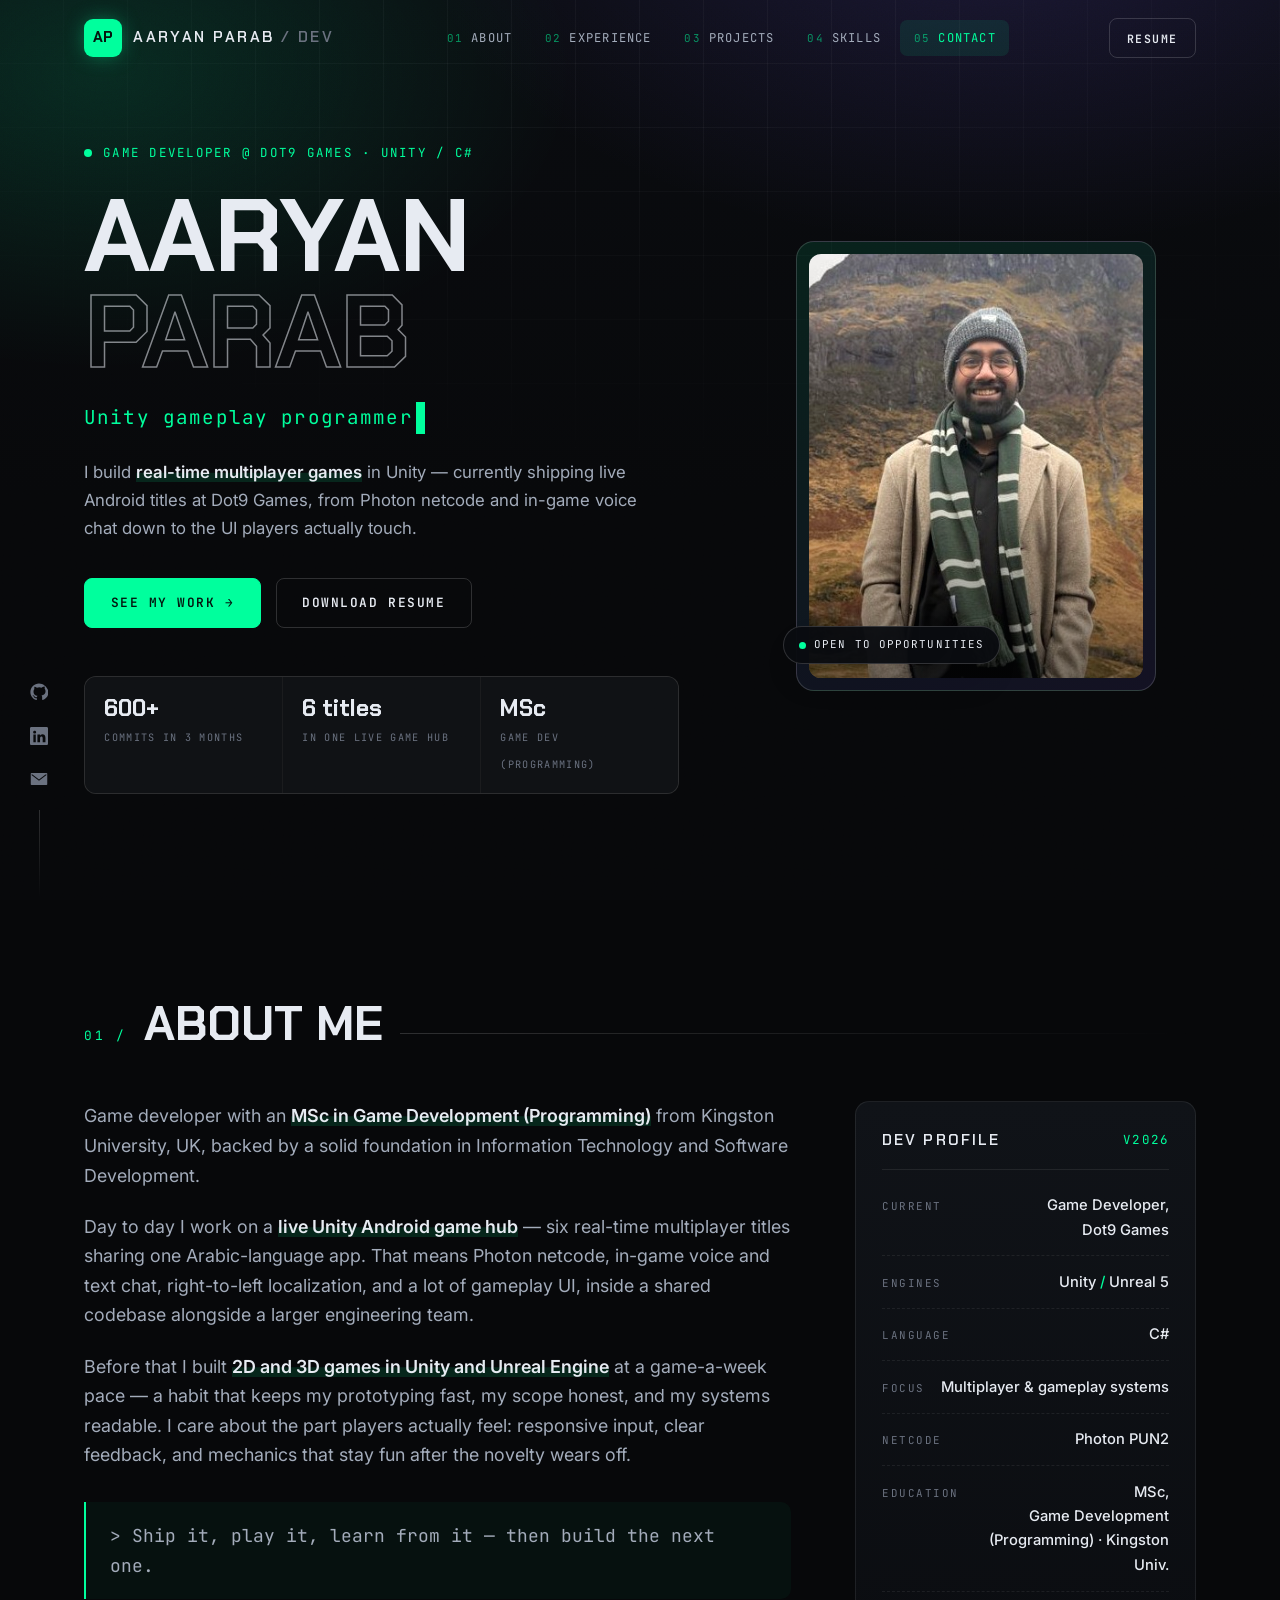
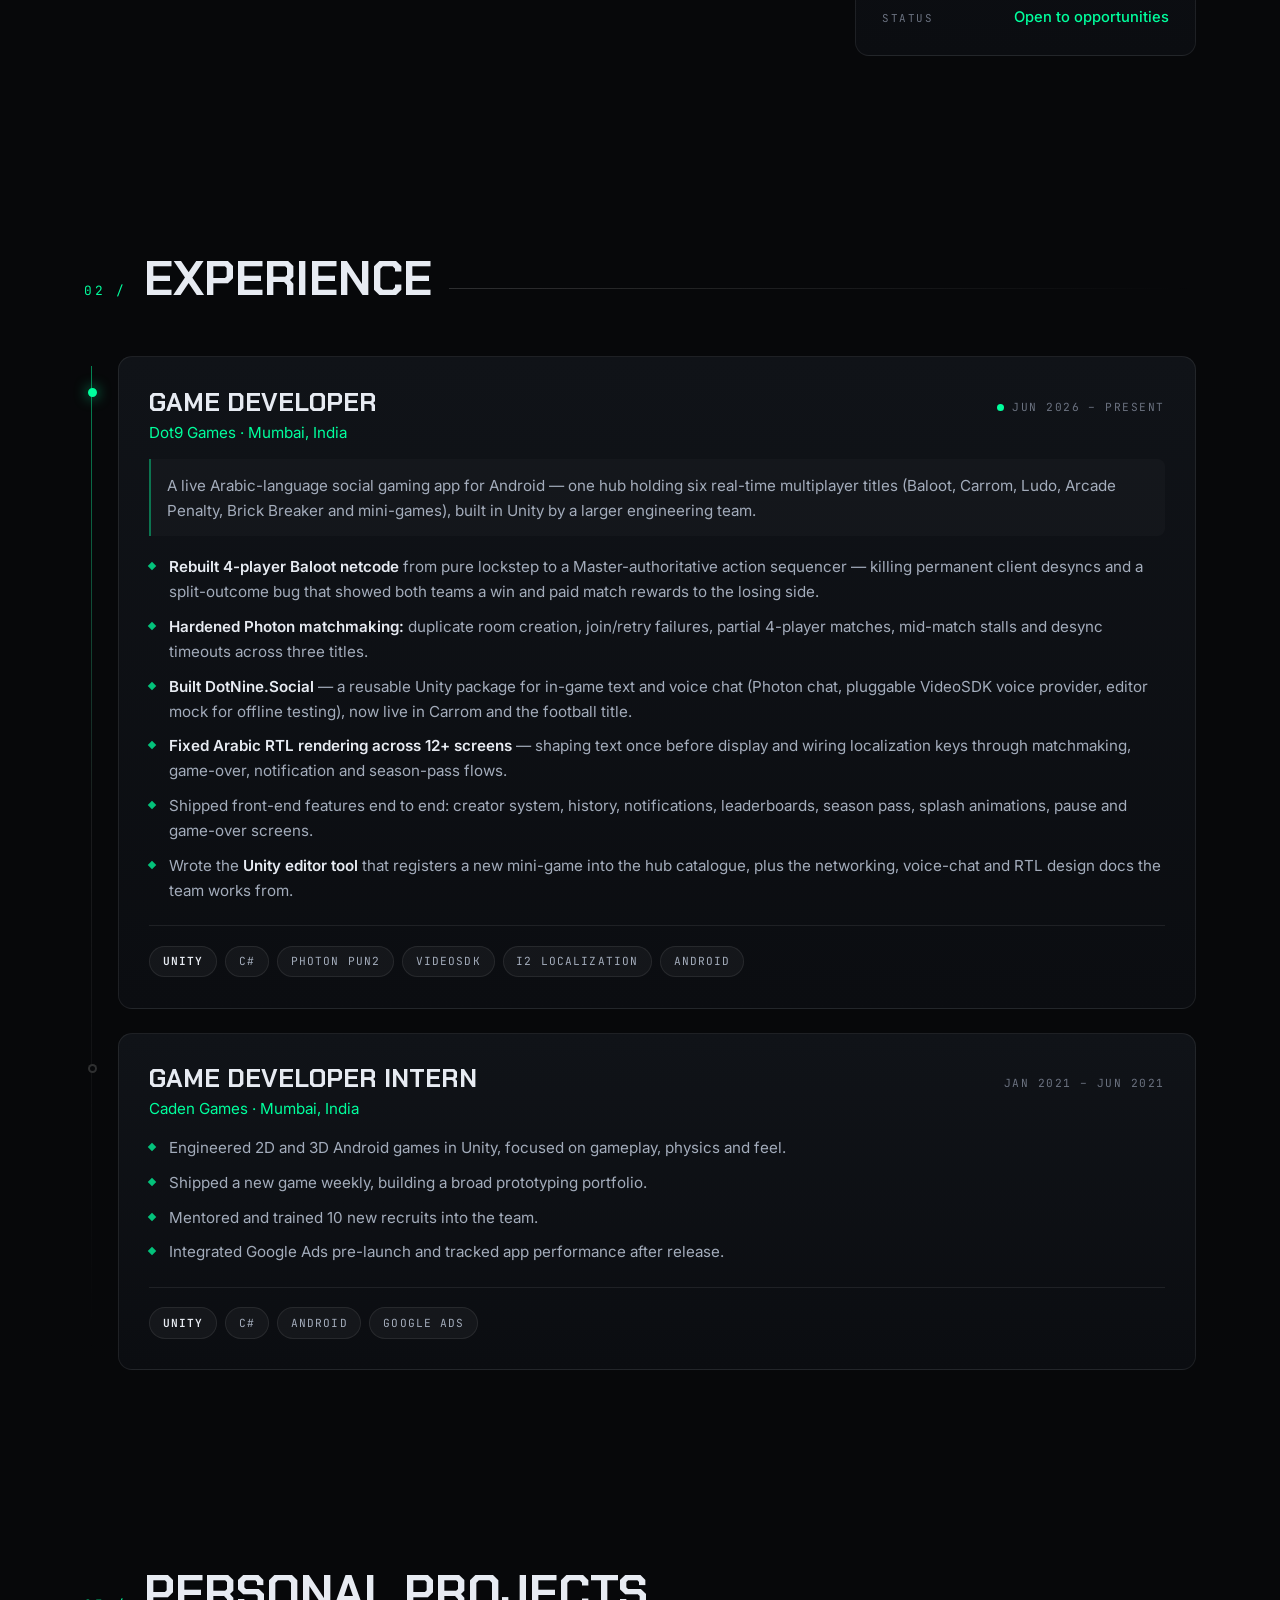
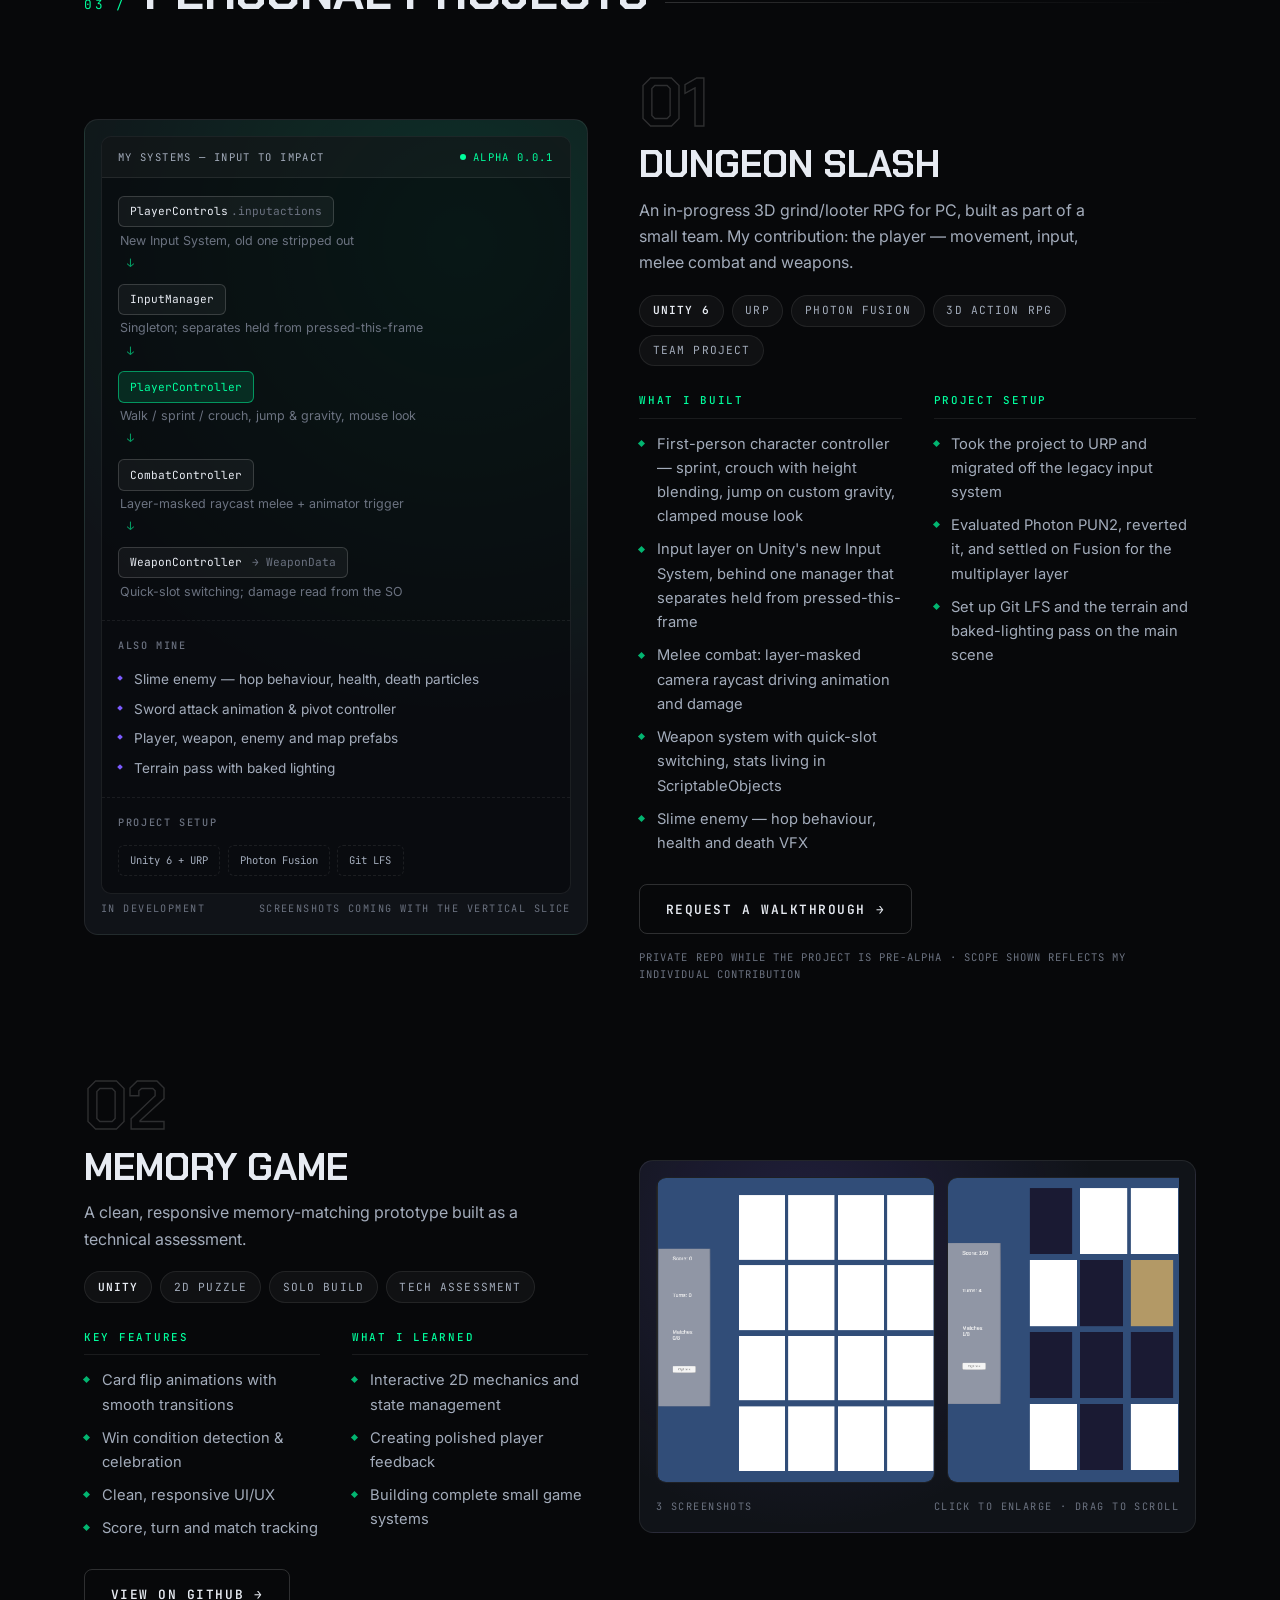
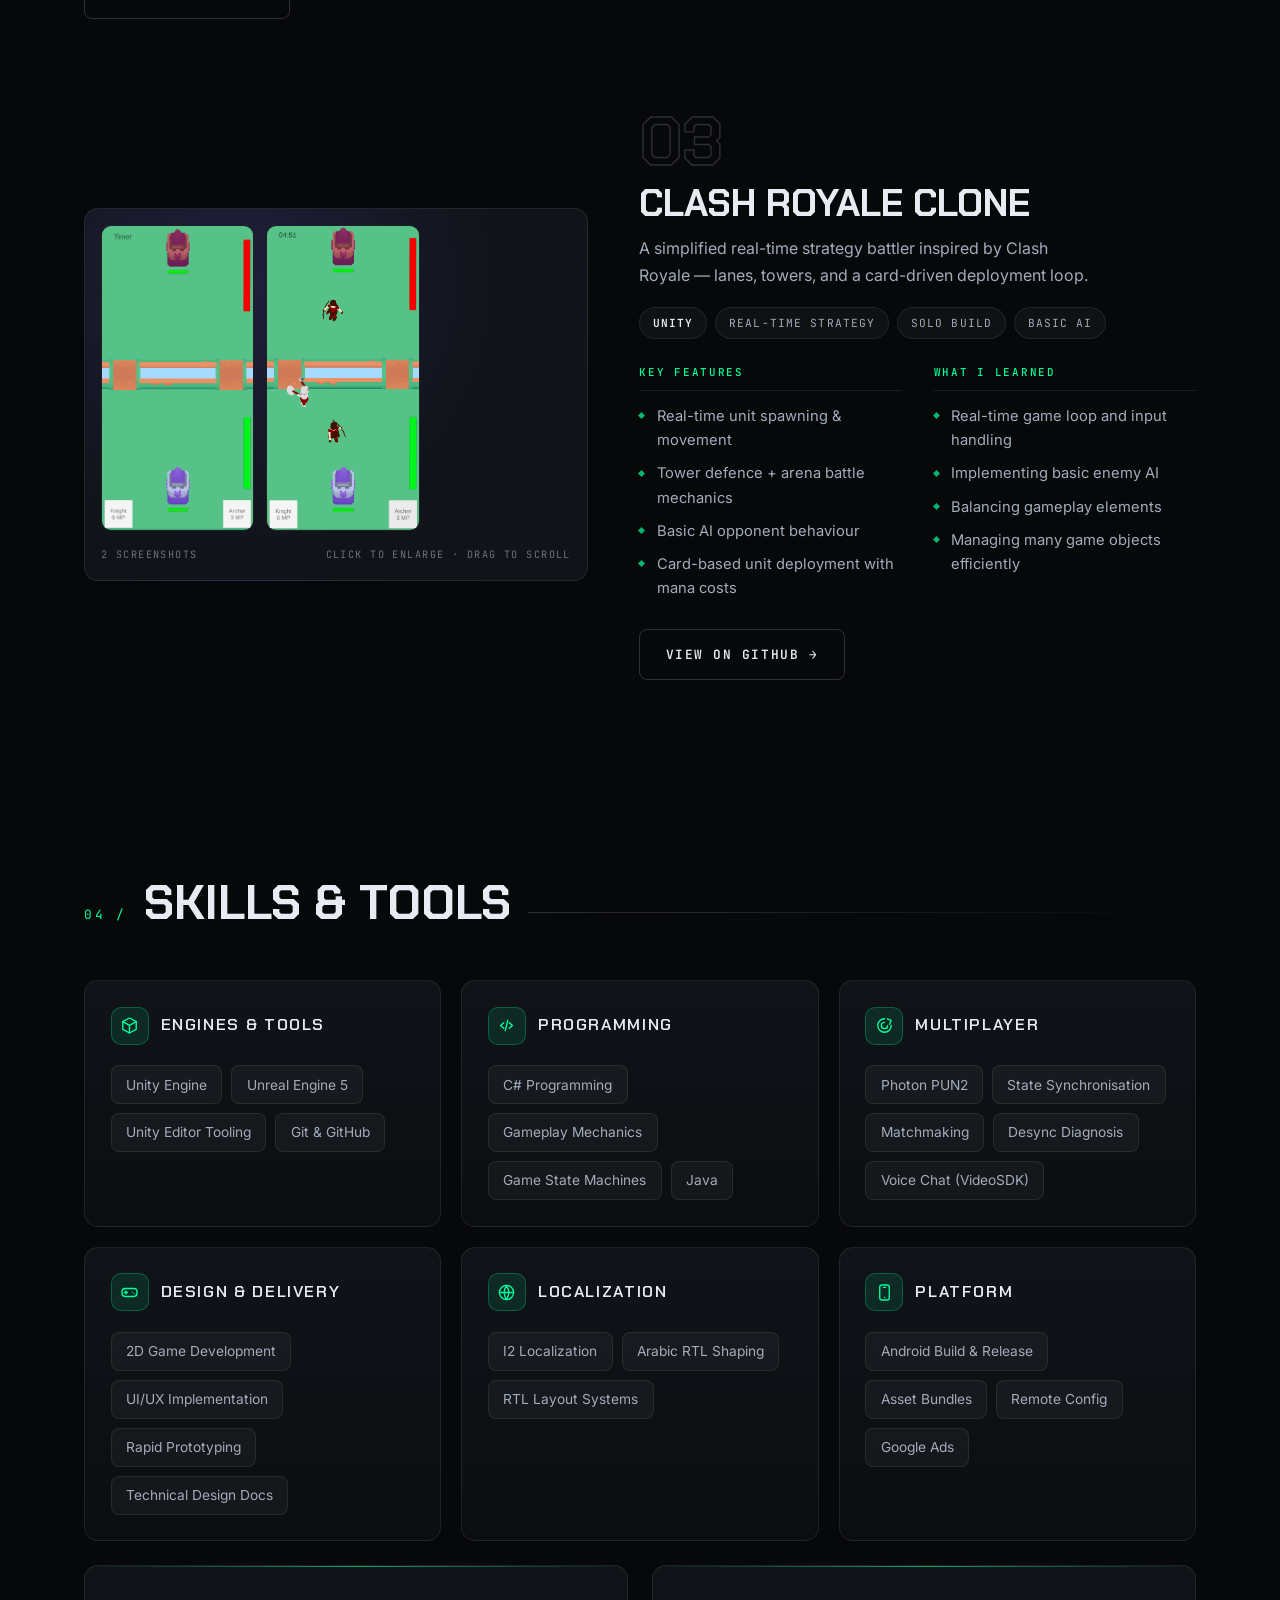
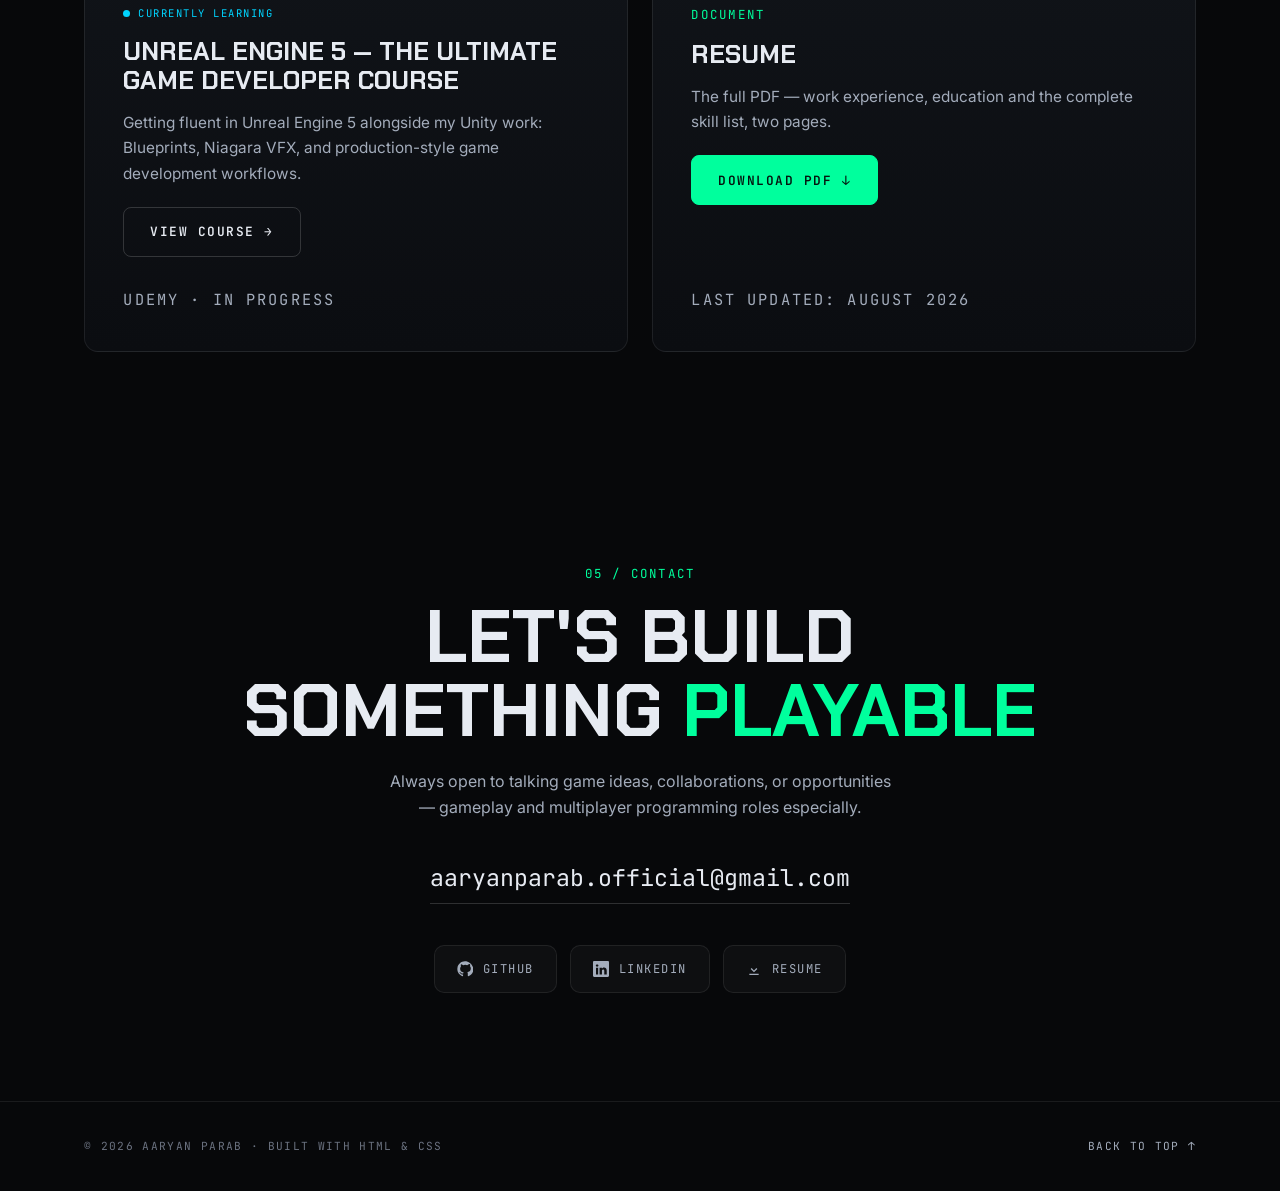
<file: index.html>
<!DOCTYPE html>
<html lang="en">
<head>
    <meta charset="UTF-8">
    <meta name="viewport" content="width=device-width, initial-scale=1.0">
    <title>Aaryan Parab — Game Developer | Unity &amp; C#</title>
    <meta name="description" content="Portfolio of Aaryan Parab, Unity game developer working on real-time multiplayer Android titles — Photon netcode, in-game voice chat, RTL localization and gameplay UI. Experience, projects and resume.">
    <meta name="theme-color" content="#07080a">
    <meta name="author" content="Aaryan Parab">

    <!-- Open Graph -->
    <meta property="og:type" content="website">
    <meta property="og:title" content="Aaryan Parab — Game Developer">
    <meta property="og:description" content="Unity developer shipping real-time multiplayer Android games — Photon netcode, voice chat, gameplay systems.">
    <meta property="og:image" content="Images/ProfileImage.jpeg">

    <link rel="icon" href="data:image/svg+xml,%3Csvg xmlns='http://www.w3.org/2000/svg' viewBox='0 0 32 32'%3E%3Crect width='32' height='32' rx='7' fill='%2300ff9d'/%3E%3Ctext x='16' y='22' font-family='monospace' font-size='16' font-weight='700' text-anchor='middle' fill='%2304150e'%3EAP%3C/text%3E%3C/svg%3E">

    <link rel="preconnect" href="https://fonts.googleapis.com">
    <link rel="preconnect" href="https://fonts.gstatic.com" crossorigin>
    <link href="https://fonts.googleapis.com/css2?family=Chakra+Petch:wght@500;600;700&family=Inter:wght@400;500;600&family=JetBrains+Mono:wght@400;500;600&display=swap" rel="stylesheet">

    <link rel="stylesheet" href="style.css?v=20260824">
    <script>document.documentElement.classList.add('js');</script>
</head>
<body>
    <!-- ambient layers -->
    <div class="bg-layer" aria-hidden="true"></div>
    <div class="bg-noise" aria-hidden="true"></div>
    <div class="cursor-glow" id="cursorGlow" aria-hidden="true"></div>
    <div class="progress" id="progress" aria-hidden="true"></div>

    <!-- ==================== NAV ==================== -->
    <header class="nav" id="nav">
        <div class="shell nav__inner">
            <a href="#top" class="brand" aria-label="Aaryan Parab — home">
                <span class="brand__mark" aria-hidden="true">AP</span>
                <span class="brand__text">Aaryan Parab <span>/ Dev</span></span>
            </a>

            <nav class="nav__links" id="navLinks" aria-label="Sections">
                <a href="#about"      data-index="01">About</a>
                <a href="#experience" data-index="02">Experience</a>
                <a href="#work"       data-index="03">Projects</a>
                <a href="#skills"     data-index="04">Skills</a>
                <a href="#contact"    data-index="05">Contact</a>
            </nav>

            <div class="nav__cta">
                <a href="Resume/Resume_Aaryan.pdf" download class="btn btn--ghost">Resume</a>
                <button class="nav__burger" id="burger" type="button" aria-label="Toggle menu" aria-expanded="false" aria-controls="drawer">
                    <span></span><span></span><span></span>
                </button>
            </div>
        </div>
    </header>

    <div class="drawer" id="drawer">
        <a href="#about"><small>01</small>About</a>
        <a href="#experience"><small>02</small>Experience</a>
        <a href="#work"><small>03</small>Projects</a>
        <a href="#skills"><small>04</small>Skills</a>
        <a href="#contact"><small>05</small>Contact</a>
        <a href="Resume/Resume_Aaryan.pdf" download><small>PDF</small>Resume</a>
    </div>

    <!-- fixed social rail -->
    <div class="rail" aria-hidden="false">
        <a href="https://github.com/AaryanParab" target="_blank" rel="noopener" aria-label="GitHub">
            <svg viewBox="0 0 24 24"><path d="M12 .5C5.7.5.5 5.7.5 12c0 5 3.3 9.3 7.8 10.8.6.1.8-.2.8-.6v-2c-3.2.7-3.8-1.4-3.8-1.4-.5-1.3-1.3-1.7-1.3-1.7-1-.7.1-.7.1-.7 1.2.1 1.8 1.2 1.8 1.2 1 1.8 2.7 1.3 3.4 1 .1-.8.4-1.3.7-1.6-2.6-.3-5.3-1.3-5.3-5.8 0-1.3.5-2.3 1.2-3.1-.1-.3-.5-1.5.1-3.1 0 0 1-.3 3.3 1.2a11.5 11.5 0 0 1 6 0C18.4 4.3 19.4 4.6 19.4 4.6c.6 1.6.2 2.8.1 3.1.8.8 1.2 1.8 1.2 3.1 0 4.5-2.7 5.5-5.3 5.8.4.4.8 1.1.8 2.2v3.3c0 .4.2.7.8.6 4.6-1.5 7.8-5.8 7.8-10.8C23.5 5.7 18.3.5 12 .5z"/></svg>
        </a>
        <a href="https://www.linkedin.com/in/aaryan-parab-755a271ba/" target="_blank" rel="noopener" aria-label="LinkedIn">
            <svg viewBox="0 0 24 24"><path d="M20.4 20.4h-3.5v-5.6c0-1.3-.5-2.2-1.7-2.2-.9 0-1.5.6-1.7 1.3-.1.2-.1.5-.1.8v5.7H9.9s0-9.3 0-10.3h3.5v1.5c.5-.7 1.3-1.8 3.2-1.8 2.3 0 4 1.5 4 4.8v5.8zM6.2 8.7h-.1C5 8.7 4.2 7.9 4.2 6.9c0-1 .8-1.8 2-1.8s1.9.8 2 1.8c0 1-.8 1.8-2 1.8zm1.5 11.7H4.5V10.1h3.2v10.3zM22.2 0H1.8C.8 0 0 .8 0 1.7v20.5c0 1 .8 1.8 1.8 1.8h20.4c1 0 1.8-.8 1.8-1.8V1.7c0-.9-.8-1.7-1.8-1.7z"/></svg>
        </a>
        <a href="mailto:aaryanparab.official@gmail.com" aria-label="Email">
            <svg viewBox="0 0 24 24"><path d="M2 4h20a1 1 0 0 1 1 1v14a1 1 0 0 1-1 1H2a1 1 0 0 1-1-1V5a1 1 0 0 1 1-1zm10 8.6L3.3 6H2v.7l10 7.5 10-7.5V6h-1.3L12 12.6z"/></svg>
        </a>
    </div>

    <!-- ==================== HERO ==================== -->
    <section class="hero" id="top">
        <div class="shell hero__grid">
            <div class="hero__copy">
                <p class="hero__eyebrow">
                    <span class="hero__dot" aria-hidden="true"></span>
                    <span class="mono">Game Developer @ Dot9 Games &middot; Unity / C#</span>
                </p>

                <h1>
                    <span class="line">Aaryan</span>
                    <span class="line outline">Parab</span>
                </h1>

                <p class="hero__role" id="role" aria-live="off">
                    <span id="roleText"></span><span class="caret" aria-hidden="true">&nbsp;</span>
                </p>

                <p class="hero__lede">
                    I build <span class="hl">real-time multiplayer games</span> in Unity — currently shipping
                    live Android titles at Dot9 Games, from Photon netcode and in-game voice chat down to
                    the UI players actually touch.
                </p>

                <div class="hero__actions">
                    <a href="#experience" class="btn">See My Work <span class="btn__arrow" aria-hidden="true">&rarr;</span></a>
                    <a href="Resume/Resume_Aaryan.pdf" download class="btn btn--ghost">Download Resume</a>
                </div>

                <div class="hero__stats brackets">
                    <div class="hero__stat">
                        <b>600+</b>
                        <span>Commits in 3 months</span>
                    </div>
                    <div class="hero__stat">
                        <b>6 titles</b>
                        <span>In one live game hub</span>
                    </div>
                    <div class="hero__stat">
                        <b>MSc</b>
                        <span>Game Dev (Programming)</span>
                    </div>
                </div>
            </div>

            <div class="hero__portrait">
                <img src="Images/ProfileImage.jpeg" alt="Portrait of Aaryan Parab" width="360" height="450">
                <span class="hero__badge"><i aria-hidden="true"></i> Open to opportunities</span>
            </div>
        </div>

        <a href="#about" class="hero__scroll">
            <span>Scroll</span>
            <i aria-hidden="true"></i>
        </a>
    </section>

    <!-- ==================== ABOUT ==================== -->
    <section class="section" id="about">
        <div class="shell">
            <div class="section-head" data-reveal>
                <span class="section-head__index">01 /</span>
                <h2>About Me</h2>
                <span class="section-head__rule" aria-hidden="true"></span>
            </div>

            <div class="about__grid">
                <div class="about__body" data-reveal>
                    <p>
                        Game developer with an <span class="hl">MSc in Game Development (Programming)</span> from
                        Kingston University, UK, backed by a solid foundation in Information Technology and
                        Software Development.
                    </p>
                    <p>
                        Day to day I work on a <span class="hl">live Unity Android game hub</span> — six
                        real-time multiplayer titles sharing one Arabic-language app. That means Photon
                        netcode, in-game voice and text chat, right-to-left localization, and a lot of
                        gameplay UI, inside a shared codebase alongside a larger engineering team.
                    </p>
                    <p>
                        Before that I built <span class="hl">2D and 3D games in Unity and Unreal Engine</span>
                        at a game-a-week pace — a habit that keeps my prototyping fast, my scope honest, and my
                        systems readable. I care about the part players actually feel: responsive input, clear
                        feedback, and mechanics that stay fun after the novelty wears off.
                    </p>

                    <p class="about__quote">
                        &gt; Ship it, play it, learn from it — then build the next one.
                    </p>
                </div>

                <aside class="spec-card" data-reveal style="--delay: 0.12s">
                    <div class="spec-card__title">
                        <span>Dev Profile</span>
                        <span class="mono">v2026</span>
                    </div>
                    <dl>
                        <div class="spec-row">
                            <dt>Current</dt>
                            <dd>Game Developer,<br>Dot9 Games</dd>
                        </div>
                        <div class="spec-row">
                            <dt>Engines</dt>
                            <dd>Unity <em>/</em> Unreal 5</dd>
                        </div>
                        <div class="spec-row">
                            <dt>Language</dt>
                            <dd>C#</dd>
                        </div>
                        <div class="spec-row">
                            <dt>Focus</dt>
                            <dd>Multiplayer &amp; gameplay systems</dd>
                        </div>
                        <div class="spec-row">
                            <dt>Netcode</dt>
                            <dd>Photon PUN2</dd>
                        </div>
                        <div class="spec-row">
                            <dt>Education</dt>
                            <dd>MSc,<br>Game Development (Programming) &middot; Kingston Univ.</dd>
                        </div>
                        <div class="spec-row">
                            <dt>Status</dt>
                            <dd><em>Open to opportunities</em></dd>
                        </div>
                    </dl>
                </aside>
            </div>
        </div>
    </section>

    <!-- ==================== EXPERIENCE ==================== -->
    <section class="section" id="experience">
        <div class="shell">
            <div class="section-head" data-reveal>
                <span class="section-head__index">02 /</span>
                <h2>Experience</h2>
                <span class="section-head__rule" aria-hidden="true"></span>
            </div>

            <ol class="timeline">
                <li class="tl-item is-current" data-reveal>
                    <div class="tl-item__head">
                        <div>
                            <h3>Game Developer</h3>
                            <p class="tl-item__org">Dot9 Games &middot; Mumbai, India</p>
                        </div>
                        <span class="tl-item__when">
                            <i aria-hidden="true"></i> Jun 2026 &ndash; Present
                        </span>
                    </div>

                    <p class="tl-item__context">
                        A live Arabic-language social gaming app for Android — one hub holding six real-time
                        multiplayer titles (Baloot, Carrom, Ludo, Arcade Penalty, Brick Breaker and mini-games),
                        built in Unity by a larger engineering team.
                    </p>

                    <ul class="tl-item__points">
                        <li>
                            <b>Rebuilt 4-player Baloot netcode</b> from pure lockstep to a Master-authoritative
                            action sequencer — killing permanent client desyncs and a split-outcome bug that
                            showed both teams a win and paid match rewards to the losing side.
                        </li>
                        <li>
                            <b>Hardened Photon matchmaking:</b> duplicate room creation, join/retry failures,
                            partial 4-player matches, mid-match stalls and desync timeouts across three titles.
                        </li>
                        <li>
                            <b>Built DotNine.Social</b> — a reusable Unity package for in-game text and voice
                            chat (Photon chat, pluggable VideoSDK voice provider, editor mock for offline
                            testing), now live in Carrom and the football title.
                        </li>
                        <li>
                            <b>Fixed Arabic RTL rendering across 12+ screens</b> — shaping text once before
                            display and wiring localization keys through matchmaking, game-over, notification
                            and season-pass flows.
                        </li>
                        <li>
                            Shipped front-end features end to end: creator system, history, notifications,
                            leaderboards, season pass, splash animations, pause and game-over screens.
                        </li>
                        <li>
                            Wrote the <b>Unity editor tool</b> that registers a new mini-game into the hub
                            catalogue, plus the networking, voice-chat and RTL design docs the team works from.
                        </li>
                    </ul>

                    <div class="tl-item__stack">
                        <span class="chip"><b>Unity</b></span>
                        <span class="chip">C#</span>
                        <span class="chip">Photon PUN2</span>
                        <span class="chip">VideoSDK</span>
                        <span class="chip">I2 Localization</span>
                        <span class="chip">Android</span>
                    </div>
                </li>

                <li class="tl-item" data-reveal>
                    <div class="tl-item__head">
                        <div>
                            <h3>Game Developer Intern</h3>
                            <p class="tl-item__org">Caden Games &middot; Mumbai, India</p>
                        </div>
                        <span class="tl-item__when">Jan 2021 &ndash; Jun 2021</span>
                    </div>

                    <ul class="tl-item__points">
                        <li>Engineered 2D and 3D Android games in Unity, focused on gameplay, physics and feel.</li>
                        <li>Shipped a new game weekly, building a broad prototyping portfolio.</li>
                        <li>Mentored and trained 10 new recruits into the team.</li>
                        <li>Integrated Google Ads pre-launch and tracked app performance after release.</li>
                    </ul>

                    <div class="tl-item__stack">
                        <span class="chip"><b>Unity</b></span>
                        <span class="chip">C#</span>
                        <span class="chip">Android</span>
                        <span class="chip">Google Ads</span>
                    </div>
                </li>
            </ol>
        </div>
    </section>

    <!-- ==================== PERSONAL PROJECTS ==================== -->
    <section class="section" id="work">
        <div class="shell">
            <div class="section-head" data-reveal>
                <span class="section-head__index">03 /</span>
                <h2>Personal Projects</h2>
                <span class="section-head__rule" aria-hidden="true"></span>
            </div>

            <div class="work">
                <!-- ---------- 01 Dungeon Slash (in development) ---------- -->
                <article class="work-item">
                    <div class="work-item__media work-item__media--spec" data-reveal>
                        <div class="spec-panel">
                            <div class="spec-panel__bar">
                                <span>My systems &mdash; input to impact</span>
                                <span class="spec-panel__live"><i aria-hidden="true"></i> Alpha 0.0.1</span>
                            </div>

                            <div class="spec-panel__block">
                                <ol class="flow-stack">
                                    <li>
                                        <span class="node">PlayerControls<em>.inputactions</em></span>
                                        <span class="flow-stack__note">New Input System, old one stripped out</span>
                                    </li>
                                    <li>
                                        <span class="node">InputManager</span>
                                        <span class="flow-stack__note">Singleton; separates held from pressed-this-frame</span>
                                    </li>
                                    <li>
                                        <span class="node is-hot">PlayerController</span>
                                        <span class="flow-stack__note">Walk / sprint / crouch, jump &amp; gravity, mouse look</span>
                                    </li>
                                    <li>
                                        <span class="node">CombatController</span>
                                        <span class="flow-stack__note">Layer-masked raycast melee + animator trigger</span>
                                    </li>
                                    <li>
                                        <span class="node">WeaponController <em>&rarr; WeaponData</em></span>
                                        <span class="flow-stack__note">Quick-slot switching; damage read from the SO</span>
                                    </li>
                                </ol>
                            </div>

                            <div class="spec-panel__block">
                                <h4>Also mine</h4>
                                <ul class="spec-panel__list">
                                    <li>Slime enemy &mdash; hop behaviour, health, death particles</li>
                                    <li>Sword attack animation &amp; pivot controller</li>
                                    <li>Player, weapon, enemy and map prefabs</li>
                                    <li>Terrain pass with baked lighting</li>
                                </ul>
                            </div>

                            <div class="spec-panel__block">
                                <h4>Project setup</h4>
                                <div class="node-flow node-flow--wrap">
                                    <span class="node node--alt">Unity 6 + URP</span>
                                    <span class="node node--alt">Photon Fusion</span>
                                    <span class="node node--alt">Git LFS</span>
                                </div>
                            </div>
                        </div>
                        <p class="work-item__hint">
                            <span>In development</span>
                            <span>Screenshots coming with the vertical slice</span>
                        </p>
                    </div>

                    <div class="work-item__copy" data-reveal style="--delay: 0.1s">
                        <p class="work-item__index">01</p>
                        <h3>Dungeon Slash</h3>
                        <p class="work-item__tagline">
                            An in-progress 3D grind/looter RPG for PC, built as part of a small team.
                            My contribution: the player — movement, input, melee combat and weapons.
                        </p>

                        <div class="work-item__meta">
                            <span class="chip"><b>Unity 6</b></span>
                            <span class="chip">URP</span>
                            <span class="chip">Photon Fusion</span>
                            <span class="chip">3D Action RPG</span>
                            <span class="chip">Team Project</span>
                        </div>

                        <div class="work-item__cols">
                            <div>
                                <h4>What I Built</h4>
                                <ul>
                                    <li>First-person character controller — sprint, crouch with height blending, jump on custom gravity, clamped mouse look</li>
                                    <li>Input layer on Unity's new Input System, behind one manager that separates held from pressed-this-frame</li>
                                    <li>Melee combat: layer-masked camera raycast driving animation and damage</li>
                                    <li>Weapon system with quick-slot switching, stats living in ScriptableObjects</li>
                                    <li>Slime enemy — hop behaviour, health and death VFX</li>
                                </ul>
                            </div>
                            <div>
                                <h4>Project Setup</h4>
                                <ul>
                                    <li>Took the project to URP and migrated off the legacy input system</li>
                                    <li>Evaluated Photon PUN2, reverted it, and settled on Fusion for the multiplayer layer</li>
                                    <li>Set up Git LFS and the terrain and baked-lighting pass on the main scene</li>
                                </ul>
                            </div>
                        </div>

                        <a href="mailto:aaryanparab.official@gmail.com?subject=Dungeon%20Slash%20walkthrough" class="btn btn--ghost">
                            Request A Walkthrough <span class="btn__arrow" aria-hidden="true">&rarr;</span>
                        </a>
                        <p class="work-item__note">
                            Private repo while the project is pre-alpha &middot; scope shown reflects my individual contribution
                        </p>
                    </div>
                </article>

                <!-- ---------- 02 Memory Game ---------- -->
                <article class="work-item" data-gallery="memory">
                    <div class="work-item__media" data-reveal>
                        <div class="shots">
                            <img src="Images/Memory-Game/1.png" alt="Memory Game — board with score, turns and match counters" loading="lazy">
                            <img src="Images/Memory-Game/2.png" alt="Memory Game — cards revealed mid-round" loading="lazy">
                            <img src="Images/Memory-Game/3.png" alt="Memory Game — matched pairs and updated score" loading="lazy">
                        </div>
                        <p class="work-item__hint">
                            <span>3 screenshots</span>
                            <span>Click to enlarge &middot; drag to scroll</span>
                        </p>
                    </div>

                    <div class="work-item__copy" data-reveal style="--delay: 0.1s">
                        <p class="work-item__index">02</p>
                        <h3>Memory Game</h3>
                        <p class="work-item__tagline">
                            A clean, responsive memory-matching prototype built as a technical assessment.
                        </p>

                        <div class="work-item__meta">
                            <span class="chip"><b>Unity</b></span>
                            <span class="chip">2D Puzzle</span>
                            <span class="chip">Solo Build</span>
                            <span class="chip">Tech Assessment</span>
                        </div>

                        <div class="work-item__cols">
                            <div>
                                <h4>Key Features</h4>
                                <ul>
                                    <li>Card flip animations with smooth transitions</li>
                                    <li>Win condition detection &amp; celebration</li>
                                    <li>Clean, responsive UI/UX</li>
                                    <li>Score, turn and match tracking</li>
                                </ul>
                            </div>
                            <div>
                                <h4>What I Learned</h4>
                                <ul>
                                    <li>Interactive 2D mechanics and state management</li>
                                    <li>Creating polished player feedback</li>
                                    <li>Building complete small game systems</li>
                                </ul>
                            </div>
                        </div>

                        <a href="https://github.com/AaryanParab/memory-game" target="_blank" rel="noopener" class="btn btn--ghost">
                            View on GitHub <span class="btn__arrow" aria-hidden="true">&rarr;</span>
                        </a>
                    </div>
                </article>

                <!-- ---------- 03 Clash Royale Clone ---------- -->
                <article class="work-item" data-gallery="clash">
                    <div class="work-item__media" data-reveal>
                        <div class="shots">
                            <img src="Images/Clash-Royale-Clone/1.png" alt="Clash Royale clone — arena with towers and lanes" loading="lazy">
                            <img src="Images/Clash-Royale-Clone/2.png" alt="Clash Royale clone — units advancing with card deployment UI" loading="lazy">
                        </div>
                        <p class="work-item__hint">
                            <span>2 screenshots</span>
                            <span>Click to enlarge &middot; drag to scroll</span>
                        </p>
                    </div>

                    <div class="work-item__copy" data-reveal style="--delay: 0.1s">
                        <p class="work-item__index">03</p>
                        <h3>Clash Royale Clone</h3>
                        <p class="work-item__tagline">
                            A simplified real-time strategy battler inspired by Clash Royale — lanes, towers,
                            and a card-driven deployment loop.
                        </p>

                        <div class="work-item__meta">
                            <span class="chip"><b>Unity</b></span>
                            <span class="chip">Real-Time Strategy</span>
                            <span class="chip">Solo Build</span>
                            <span class="chip">Basic AI</span>
                        </div>

                        <div class="work-item__cols">
                            <div>
                                <h4>Key Features</h4>
                                <ul>
                                    <li>Real-time unit spawning &amp; movement</li>
                                    <li>Tower defence + arena battle mechanics</li>
                                    <li>Basic AI opponent behaviour</li>
                                    <li>Card-based unit deployment with mana costs</li>
                                </ul>
                            </div>
                            <div>
                                <h4>What I Learned</h4>
                                <ul>
                                    <li>Real-time game loop and input handling</li>
                                    <li>Implementing basic enemy AI</li>
                                    <li>Balancing gameplay elements</li>
                                    <li>Managing many game objects efficiently</li>
                                </ul>
                            </div>
                        </div>

                        <a href="https://github.com/AaryanParab/clash-royale-clone" target="_blank" rel="noopener" class="btn btn--ghost">
                            View on GitHub <span class="btn__arrow" aria-hidden="true">&rarr;</span>
                        </a>
                    </div>
                </article>
            </div>
        </div>
    </section>

    <!-- ==================== SKILLS ==================== -->
    <section class="section" id="skills">
        <div class="shell">
            <div class="section-head" data-reveal>
                <span class="section-head__index">04 /</span>
                <h2>Skills &amp; Tools</h2>
                <span class="section-head__rule" aria-hidden="true"></span>
            </div>

            <div class="skill-groups">
                <div class="skill-group" data-reveal>
                    <div class="skill-group__head">
                        <span class="skill-group__icon" aria-hidden="true">
                            <svg viewBox="0 0 24 24"><path d="M12 2.5 3.5 7v10L12 21.5 20.5 17V7L12 2.5Z"/><path d="M3.5 7 12 11.8 20.5 7M12 21.5V11.8"/></svg>
                        </span>
                        <h3>Engines &amp; Tools</h3>
                    </div>
                    <div class="skill-list">
                        <span>Unity Engine</span>
                        <span>Unreal Engine 5</span>
                        <span>Unity Editor Tooling</span>
                        <span>Git &amp; GitHub</span>
                    </div>
                </div>

                <div class="skill-group" data-reveal style="--delay: 0.08s">
                    <div class="skill-group__head">
                        <span class="skill-group__icon" aria-hidden="true">
                            <svg viewBox="0 0 24 24"><path d="m8.5 8.5-4 3.5 4 3.5M15.5 8.5l4 3.5-4 3.5M13.5 5.5l-3 13"/></svg>
                        </span>
                        <h3>Programming</h3>
                    </div>
                    <div class="skill-list">
                        <span>C# Programming</span>
                        <span>Gameplay Mechanics</span>
                        <span>Game State Machines</span>
                        <span>Java</span>
                    </div>
                </div>

                <div class="skill-group" data-reveal style="--delay: 0.16s">
                    <div class="skill-group__head">
                        <span class="skill-group__icon" aria-hidden="true">
                            <svg viewBox="0 0 24 24"><path d="M12 3.5a8.5 8.5 0 1 0 8.5 8.5"/><path d="M12 8a4 4 0 1 0 4 4M15.5 3.5l5 2-2 5"/></svg>
                        </span>
                        <h3>Multiplayer</h3>
                    </div>
                    <div class="skill-list">
                        <span>Photon PUN2</span>
                        <span>State Synchronisation</span>
                        <span>Matchmaking</span>
                        <span>Desync Diagnosis</span>
                        <span>Voice Chat (VideoSDK)</span>
                    </div>
                </div>

                <div class="skill-group" data-reveal style="--delay: 0.24s">
                    <div class="skill-group__head">
                        <span class="skill-group__icon" aria-hidden="true">
                            <svg viewBox="0 0 24 24"><rect x="2.5" y="7" width="19" height="10" rx="4"/><path d="M7.5 10v4M5.5 12h4M15.5 11.5h.01M18 13.5h.01"/></svg>
                        </span>
                        <h3>Design &amp; Delivery</h3>
                    </div>
                    <div class="skill-list">
                        <span>2D Game Development</span>
                        <span>UI/UX Implementation</span>
                        <span>Rapid Prototyping</span>
                        <span>Technical Design Docs</span>
                    </div>
                </div>

                <div class="skill-group" data-reveal style="--delay: 0.32s">
                    <div class="skill-group__head">
                        <span class="skill-group__icon" aria-hidden="true">
                            <svg viewBox="0 0 24 24"><circle cx="12" cy="12" r="9"/><path d="M3.5 12h17M12 3.2a15 15 0 0 1 0 17.6M12 3.2a15 15 0 0 0 0 17.6"/></svg>
                        </span>
                        <h3>Localization</h3>
                    </div>
                    <div class="skill-list">
                        <span>I2 Localization</span>
                        <span>Arabic RTL Shaping</span>
                        <span>RTL Layout Systems</span>
                    </div>
                </div>

                <div class="skill-group" data-reveal style="--delay: 0.4s">
                    <div class="skill-group__head">
                        <span class="skill-group__icon" aria-hidden="true">
                            <svg viewBox="0 0 24 24"><rect x="6" y="2.5" width="12" height="19" rx="2.5"/><path d="M10.5 5.5h3M12 18.2h.01"/></svg>
                        </span>
                        <h3>Platform</h3>
                    </div>
                    <div class="skill-list">
                        <span>Android Build &amp; Release</span>
                        <span>Asset Bundles</span>
                        <span>Remote Config</span>
                        <span>Google Ads</span>
                    </div>
                </div>
            </div>

            <!-- currently learning -->
            <div class="duo" style="margin-top: 1.5rem">
                <div class="panel" data-reveal>
                    <span class="status"><i aria-hidden="true"></i> Currently learning</span>
                    <h3>Unreal Engine 5 — The Ultimate Game Developer Course</h3>
                    <p>
                        Getting fluent in Unreal Engine 5 alongside my Unity work: Blueprints, Niagara VFX,
                        and production-style game development workflows.
                    </p>
                    <a href="https://www.udemy.com/course/unreal-engine-5-the-ultimate-game-developer-course/?course_id=4720022" target="_blank" rel="noopener" class="btn btn--ghost">
                        View Course <span class="btn__arrow" aria-hidden="true">&rarr;</span>
                    </a>
                    <p class="panel__foot">Udemy &middot; In progress</p>
                </div>

                <div class="panel" data-reveal style="--delay: 0.1s">
                    <span class="mono">Document</span>
                    <h3>Resume</h3>
                    <p>
                        The full PDF — work experience, education and the complete skill list, two pages.
                    </p>
                    <a href="Resume/Resume_Aaryan.pdf" download class="btn">
                        Download PDF <span class="btn__arrow" aria-hidden="true">&darr;</span>
                    </a>
                    <p class="panel__foot">Last updated: August 2026</p>
                </div>
            </div>
        </div>
    </section>

    <!-- ==================== CONTACT ==================== -->
    <section class="contact" id="contact">
        <div class="shell" data-reveal>
            <span class="mono">05 / Contact</span>
            <h2>Let's build<br>something <em>playable</em></h2>
            <p>
                Always open to talking game ideas, collaborations, or opportunities — gameplay and
                multiplayer programming roles especially.
            </p>

            <a href="mailto:aaryanparab.official@gmail.com" class="contact__mail">aaryanparab.official@gmail.com</a>

            <div class="contact__links">
                <a href="https://github.com/AaryanParab" target="_blank" rel="noopener">
                    <svg viewBox="0 0 24 24" aria-hidden="true"><path d="M12 .5C5.7.5.5 5.7.5 12c0 5 3.3 9.3 7.8 10.8.6.1.8-.2.8-.6v-2c-3.2.7-3.8-1.4-3.8-1.4-.5-1.3-1.3-1.7-1.3-1.7-1-.7.1-.7.1-.7 1.2.1 1.8 1.2 1.8 1.2 1 1.8 2.7 1.3 3.4 1 .1-.8.4-1.3.7-1.6-2.6-.3-5.3-1.3-5.3-5.8 0-1.3.5-2.3 1.2-3.1-.1-.3-.5-1.5.1-3.1 0 0 1-.3 3.3 1.2a11.5 11.5 0 0 1 6 0C18.4 4.3 19.4 4.6 19.4 4.6c.6 1.6.2 2.8.1 3.1.8.8 1.2 1.8 1.2 3.1 0 4.5-2.7 5.5-5.3 5.8.4.4.8 1.1.8 2.2v3.3c0 .4.2.7.8.6 4.6-1.5 7.8-5.8 7.8-10.8C23.5 5.7 18.3.5 12 .5z"/></svg>
                    GitHub
                </a>
                <a href="https://www.linkedin.com/in/aaryan-parab-755a271ba/" target="_blank" rel="noopener">
                    <svg viewBox="0 0 24 24" aria-hidden="true"><path d="M20.4 20.4h-3.5v-5.6c0-1.3-.5-2.2-1.7-2.2-.9 0-1.5.6-1.7 1.3-.1.2-.1.5-.1.8v5.7H9.9s0-9.3 0-10.3h3.5v1.5c.5-.7 1.3-1.8 3.2-1.8 2.3 0 4 1.5 4 4.8v5.8zM6.2 8.7h-.1C5 8.7 4.2 7.9 4.2 6.9c0-1 .8-1.8 2-1.8s1.9.8 2 1.8c0 1-.8 1.8-2 1.8zm1.5 11.7H4.5V10.1h3.2v10.3zM22.2 0H1.8C.8 0 0 .8 0 1.7v20.5c0 1 .8 1.8 1.8 1.8h20.4c1 0 1.8-.8 1.8-1.8V1.7c0-.9-.8-1.7-1.8-1.7z"/></svg>
                    LinkedIn
                </a>
                <a href="Resume/Resume_Aaryan.pdf" download>
                    <svg viewBox="0 0 24 24" aria-hidden="true"><path d="M12 3v11.2l3.6-3.6 1.4 1.4L12 17 7 12l1.4-1.4L12 14.2V3h0zM5 19h14v2H5v-2z"/></svg>
                    Resume
                </a>
            </div>
        </div>
    </section>

    <footer>
        <div class="shell footer__inner">
            <p>&copy; <span id="year">2026</span> Aaryan Parab &middot; Built with HTML &amp; CSS</p>
            <a href="#top" class="to-top">Back to top <span aria-hidden="true">&uarr;</span></a>
        </div>
    </footer>

    <!-- ==================== LIGHTBOX ==================== -->
    <div class="lightbox" id="lightbox" role="dialog" aria-modal="true" aria-label="Screenshot viewer">
        <div class="lightbox__bar">
            <span id="lightboxLabel">Screenshot</span>
            <button class="lightbox__btn" id="lightboxClose" type="button" aria-label="Close viewer">&times;</button>
        </div>
        <img id="lightboxImg" alt="">
        <div class="lightbox__nav">
            <button class="lightbox__btn" id="lightboxPrev" type="button" aria-label="Previous screenshot">&larr;</button>
            <span class="mono" id="lightboxCount">1 / 1</span>
            <button class="lightbox__btn" id="lightboxNext" type="button" aria-label="Next screenshot">&rarr;</button>
        </div>
    </div>

    <script src="main.js?v=20260824" defer></script>
</body>
</html>
</file>
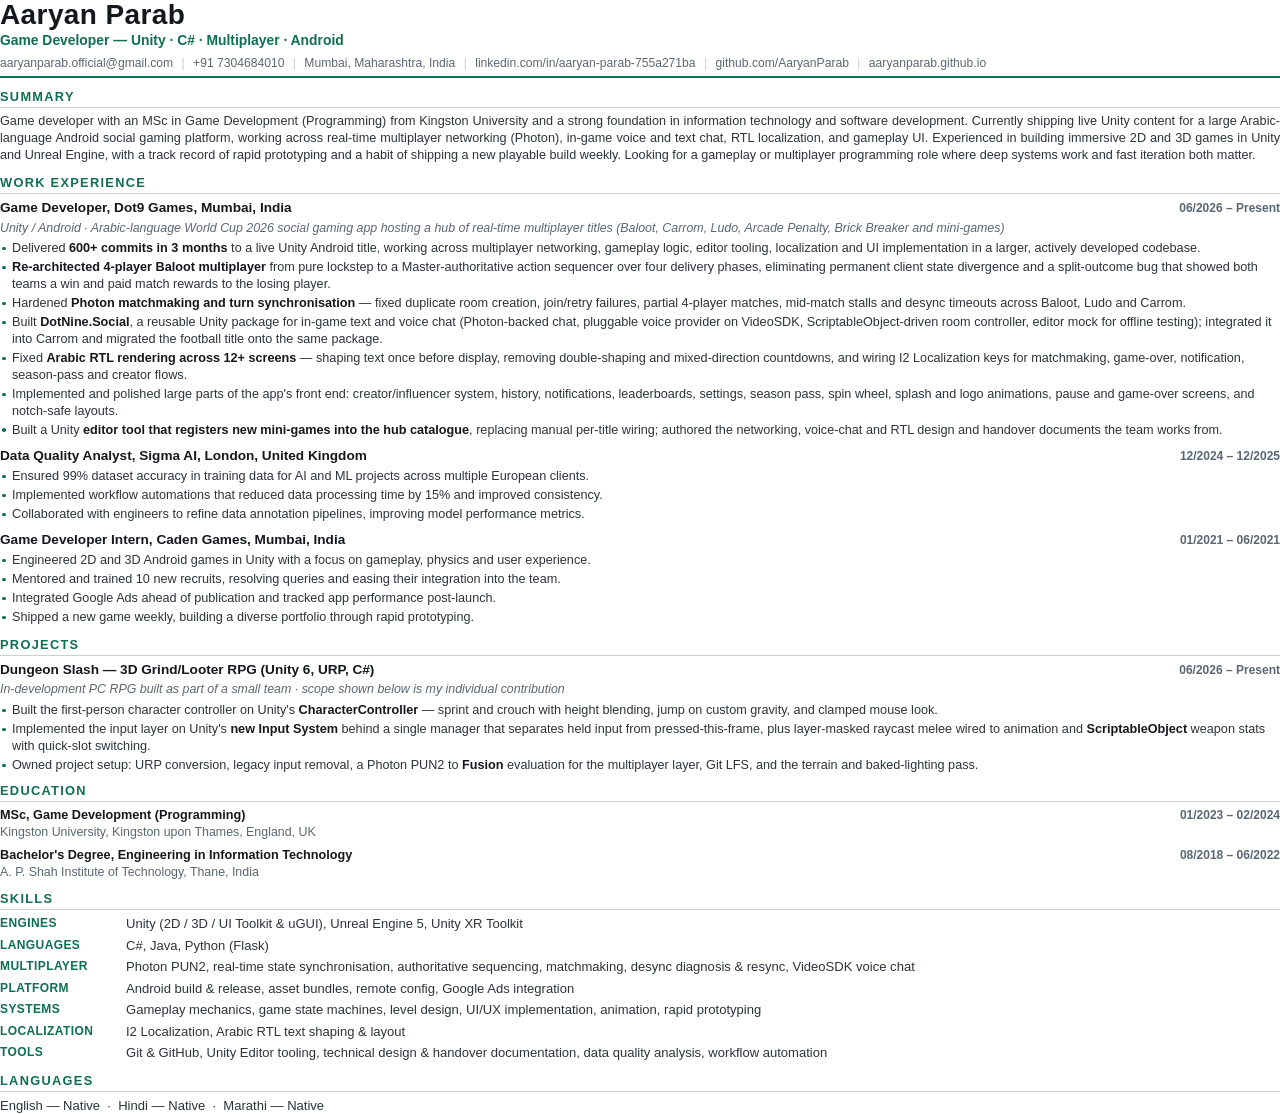
<file: _resume-src/resume.html>
<!DOCTYPE html>
<html lang="en">
<head>
<meta charset="UTF-8">
<title>Aaryan Parab — Resume</title>
<style>
    @page { size: A4; margin: 11mm 12mm; }

    * { margin: 0; padding: 0; box-sizing: border-box; }

    :root {
        --ink:    #14181d;
        --body:   #2c333b;
        --muted:  #5c6673;
        --accent: #0f6f52;
        --rule:   #c8cfd6;
    }

    body {
        font-family: "Segoe UI", "Calibri", Arial, sans-serif;
        font-size: 9.5pt;
        line-height: 1.34;
        color: var(--body);
        -webkit-print-color-adjust: exact;
        print-color-adjust: exact;
    }

    /* ------------------------------ header ------------------------------ */
    header { border-bottom: 2px solid var(--accent); padding-bottom: 5px; margin-bottom: 9px; }

    h1 {
        font-size: 21pt;
        font-weight: 700;
        letter-spacing: 0.4px;
        color: var(--ink);
        line-height: 1.05;
    }

    .tagline {
        font-size: 10.4pt;
        font-weight: 600;
        color: var(--accent);
        margin-top: 2px;
    }

    .contact {
        margin-top: 5px;
        font-size: 9.1pt;
        color: var(--muted);
    }

    .contact a { color: var(--muted); text-decoration: none; }
    .contact span.sep { margin: 0 5px; color: var(--rule); }

    /* ----------------------------- sections ----------------------------- */
    h2 {
        font-size: 9.6pt;
        font-weight: 700;
        letter-spacing: 1.3px;
        text-transform: uppercase;
        color: var(--accent);
        border-bottom: 1px solid var(--rule);
        padding-bottom: 2px;
        margin: 10px 0 5px;
    }

    p.summary { text-align: justify; }

    /* ------------------------------- jobs ------------------------------- */
    .job { margin-bottom: 8px; page-break-inside: avoid; }
    .job:last-child { margin-bottom: 2px; }

    .job__head {
        display: flex;
        justify-content: space-between;
        align-items: baseline;
        gap: 10px;
    }

    .job__role { font-size: 10.2pt; font-weight: 700; color: var(--ink); }
    .job__role .company { font-weight: 600; }
    .job__dates { font-size: 9pt; color: var(--muted); white-space: nowrap; font-weight: 600; }

    .job__context {
        font-size: 9.3pt;
        color: var(--muted);
        font-style: italic;
        margin: 2px 0 4px;
    }

    ul { list-style: none; margin-top: 3px; }

    li {
        position: relative;
        padding-left: 12px;
        margin-bottom: 2px;
    }

    li::before {
        content: "";
        position: absolute;
        left: 2px;
        top: 0.52em;
        width: 3.5px;
        height: 3.5px;
        background: var(--accent);
        border-radius: 50%;
    }

    li b, li strong { color: var(--ink); font-weight: 600; }

    /* ----------------------------- education ---------------------------- */
    .edu { display: flex; justify-content: space-between; gap: 10px; margin-bottom: 6px; }
    .edu__what { color: var(--ink); }
    .edu__what b { font-weight: 700; }
    .edu__where { font-size: 9.3pt; color: var(--muted); }
    .edu__dates { font-size: 9pt; color: var(--muted); white-space: nowrap; font-weight: 600; }

    /* ------------------------------ skills ------------------------------ */
    .skills { display: grid; grid-template-columns: 118px 1fr; row-gap: 4px; column-gap: 8px; }

    .skills dt {
        font-size: 9pt;
        font-weight: 700;
        color: var(--accent);
        text-transform: uppercase;
        letter-spacing: 0.4px;
    }

    .skills dd { font-size: 9.8pt; }

    .langs { font-size: 9.8pt; }

    /* page 2 starts at Education so the skills table never splits across pages */
    h2.break-before { break-before: page; page-break-before: always; margin-top: 0; }
    .skills, .edu, .langs { break-inside: avoid; page-break-inside: avoid; }
</style>
</head>
<body>

<header>
    <h1>Aaryan Parab</h1>
    <p class="tagline">Game Developer &mdash; Unity &middot; C# &middot; Multiplayer &middot; Android</p>
    <p class="contact">
        aaryanparab.official@gmail.com
        <span class="sep">|</span> +91 7304684010
        <span class="sep">|</span> Mumbai, Maharashtra, India
        <span class="sep">|</span> linkedin.com/in/aaryan-parab-755a271ba
        <span class="sep">|</span> github.com/AaryanParab
        <span class="sep">|</span> aaryanparab.github.io
    </p>
</header>

<h2>Summary</h2>
<p class="summary">
    Game developer with an MSc in Game Development (Programming) from Kingston University and a strong
    foundation in information technology and software development. Currently shipping live Unity
    content for a large Arabic-language Android social gaming platform, working across real-time
    multiplayer networking (Photon), in-game voice and text chat, RTL localization, and gameplay UI.
    Experienced in building immersive 2D and 3D games in Unity and Unreal Engine, with a track record
    of rapid prototyping and a habit of shipping a new playable build weekly. Looking for a gameplay
    or multiplayer programming role where deep systems work and fast iteration both matter.
</p>

<h2>Work Experience</h2>

<div class="job">
    <div class="job__head">
        <div class="job__role">Game Developer, <span class="company">Dot9 Games</span>, Mumbai, India</div>
        <div class="job__dates">06/2026 &ndash; Present</div>
    </div>
    <p class="job__context">
        Unity / Android &middot; Arabic-language World Cup 2026 social gaming app hosting a hub of
        real-time multiplayer titles (Baloot, Carrom, Ludo, Arcade Penalty, Brick Breaker and mini-games)
    </p>
    <ul>
        <li>
            Delivered <b>600+ commits in 3 months</b> to a live Unity Android title, working across
            multiplayer networking, gameplay logic, editor tooling, localization and UI implementation
            in a larger, actively developed codebase.
        </li>
        <li>
            <b>Re-architected 4-player Baloot multiplayer</b> from pure lockstep to a Master-authoritative
            action sequencer over four delivery phases, eliminating permanent client state divergence and
            a split-outcome bug that showed both teams a win and paid match rewards to the losing player.
        </li>
        <li>
            Hardened <b>Photon matchmaking and turn synchronisation</b> &mdash; fixed duplicate room
            creation, join/retry failures, partial 4-player matches, mid-match stalls and desync
            timeouts across Baloot, Ludo and Carrom.
        </li>
        <li>
            Built <b>DotNine.Social</b>, a reusable Unity package for in-game text and voice chat
            (Photon-backed chat, pluggable voice provider on VideoSDK, ScriptableObject-driven room
            controller, editor mock for offline testing); integrated it into Carrom and migrated the
            football title onto the same package.
        </li>
        <li>
            Fixed <b>Arabic RTL rendering across 12+ screens</b> &mdash; shaping text once before display,
            removing double-shaping and mixed-direction countdowns, and wiring I2 Localization keys for
            matchmaking, game-over, notification, season-pass and creator flows.
        </li>
        <li>
            Implemented and polished large parts of the app's front end: creator/influencer system,
            history, notifications, leaderboards, settings, season pass, spin wheel, splash and logo
            animations, pause and game-over screens, and notch-safe layouts.
        </li>
        <li>
            Built a Unity <b>editor tool that registers new mini-games into the hub catalogue</b>,
            replacing manual per-title wiring; authored the networking, voice-chat and RTL design and
            handover documents the team works from.
        </li>
    </ul>
</div>

<div class="job">
    <div class="job__head">
        <div class="job__role">Data Quality Analyst, <span class="company">Sigma AI</span>, London, United Kingdom</div>
        <div class="job__dates">12/2024 &ndash; 12/2025</div>
    </div>
    <ul>
        <li>Ensured 99% dataset accuracy in training data for AI and ML projects across multiple European clients.</li>
        <li>Implemented workflow automations that reduced data processing time by 15% and improved consistency.</li>
        <li>Collaborated with engineers to refine data annotation pipelines, improving model performance metrics.</li>
    </ul>
</div>

<div class="job">
    <div class="job__head">
        <div class="job__role">Game Developer Intern, <span class="company">Caden Games</span>, Mumbai, India</div>
        <div class="job__dates">01/2021 &ndash; 06/2021</div>
    </div>
    <ul>
        <li>Engineered 2D and 3D Android games in Unity with a focus on gameplay, physics and user experience.</li>
        <li>Mentored and trained 10 new recruits, resolving queries and easing their integration into the team.</li>
        <li>Integrated Google Ads ahead of publication and tracked app performance post-launch.</li>
        <li>Shipped a new game weekly, building a diverse portfolio through rapid prototyping.</li>
    </ul>
</div>

<h2>Projects</h2>

<div class="job">
    <div class="job__head">
        <div class="job__role">Dungeon Slash &mdash; <span class="company">3D Grind/Looter RPG</span> (Unity 6, URP, C#)</div>
        <div class="job__dates">06/2026 &ndash; Present</div>
    </div>
    <p class="job__context">
        In-development PC RPG built as part of a small team &middot; scope shown below is my individual contribution
    </p>
    <ul>
        <li>
            Built the first-person character controller on Unity's <b>CharacterController</b> &mdash; sprint and
            crouch with height blending, jump on custom gravity, and clamped mouse look.
        </li>
        <li>
            Implemented the input layer on Unity's <b>new Input System</b> behind a single manager that separates
            held input from pressed-this-frame, plus layer-masked raycast melee wired to animation and
            <b>ScriptableObject</b> weapon stats with quick-slot switching.
        </li>
        <li>
            Owned project setup: URP conversion, legacy input removal, a Photon PUN2 to <b>Fusion</b>
            evaluation for the multiplayer layer, Git LFS, and the terrain and baked-lighting pass.
        </li>
    </ul>
</div>

<h2 class="break-before">Education</h2>

<div class="edu">
    <div>
        <div class="edu__what"><b>MSc, Game Development (Programming)</b></div>
        <div class="edu__where">Kingston University, Kingston upon Thames, England, UK</div>
    </div>
    <div class="edu__dates">01/2023 &ndash; 02/2024</div>
</div>

<div class="edu">
    <div>
        <div class="edu__what"><b>Bachelor's Degree, Engineering in Information Technology</b></div>
        <div class="edu__where">A. P. Shah Institute of Technology, Thane, India</div>
    </div>
    <div class="edu__dates">08/2018 &ndash; 06/2022</div>
</div>

<h2>Skills</h2>
<dl class="skills">
    <dt>Engines</dt>
    <dd>Unity (2D / 3D / UI Toolkit &amp; uGUI), Unreal Engine 5, Unity XR Toolkit</dd>

    <dt>Languages</dt>
    <dd>C#, Java, Python (Flask)</dd>

    <dt>Multiplayer</dt>
    <dd>Photon PUN2, real-time state synchronisation, authoritative sequencing, matchmaking, desync
        diagnosis &amp; resync, VideoSDK voice chat</dd>

    <dt>Platform</dt>
    <dd>Android build &amp; release, asset bundles, remote config, Google Ads integration</dd>

    <dt>Systems</dt>
    <dd>Gameplay mechanics, game state machines, level design, UI/UX implementation, animation,
        rapid prototyping</dd>

    <dt>Localization</dt>
    <dd>I2 Localization, Arabic RTL text shaping &amp; layout</dd>

    <dt>Tools</dt>
    <dd>Git &amp; GitHub, Unity Editor tooling, technical design &amp; handover documentation,
        data quality analysis, workflow automation</dd>
</dl>

<h2>Languages</h2>
<p class="langs">English &mdash; Native &nbsp;&middot;&nbsp; Hindi &mdash; Native &nbsp;&middot;&nbsp; Marathi &mdash; Native</p>

</body>
</html>
</file>
<file: style.css>
/* =========================================================================
   Aaryan Parab — Game Developer Portfolio
   Design language: dark "dev-console" studio site. Neon accent, mono labels,
   corner brackets, blueprint-grid backdrop, reveal-on-scroll.
   ========================================================================= */

/* ------------------------------- TOKENS --------------------------------- */
:root {
    /* surfaces */
    --bg:          #07080a;
    --bg-soft:     #0b0d11;
    --surface:     #101318;
    --surface-2:   #151922;
    --line:        rgba(255, 255, 255, 0.08);
    --line-strong: rgba(255, 255, 255, 0.16);

    /* type */
    --text:        #e7ebf2;
    --text-dim:    #a3acbb;
    --text-faint:  #6b7280;

    /* accents */
    --primary:     #00ff9d;
    --primary-dim: #00c97c;
    --violet:      #7c5cff;
    --cyan:        #00d4ff;

    /* fonts */
    --font-display: 'Chakra Petch', 'Oswald', system-ui, sans-serif;
    --font-body:    'Inter', 'Segoe UI', system-ui, sans-serif;
    --font-mono:    'JetBrains Mono', ui-monospace, 'Consolas', monospace;

    /* metrics */
    --shell:  1240px;
    --gutter: clamp(1.25rem, 5vw, 4rem);
    --radius: 14px;
    --ease:   cubic-bezier(0.16, 1, 0.3, 1);
}

*, *::before, *::after { margin: 0; padding: 0; box-sizing: border-box; }

html {
    scroll-behavior: smooth;
    scroll-padding-top: 96px;
    -webkit-text-size-adjust: 100%;
}

body {
    font-family: var(--font-body);
    background: var(--bg);
    color: var(--text);
    line-height: 1.65;
    font-size: 1rem;
    overflow-x: hidden;
    -webkit-font-smoothing: antialiased;
}

img { max-width: 100%; display: block; }
a  { color: inherit; }

::selection { background: var(--primary); color: #04150e; }

:focus-visible {
    outline: 2px solid var(--primary);
    outline-offset: 3px;
    border-radius: 4px;
}

/* custom scrollbar */
::-webkit-scrollbar { width: 10px; height: 10px; }
::-webkit-scrollbar-track { background: var(--bg); }
::-webkit-scrollbar-thumb {
    background: #23282f;
    border-radius: 99px;
    border: 2px solid var(--bg);
}
::-webkit-scrollbar-thumb:hover { background: #333a44; }

/* ------------------------------ PRIMITIVES ------------------------------ */
.shell {
    width: 100%;
    max-width: var(--shell);
    margin-inline: auto;
    padding-inline: var(--gutter);
}

.mono {
    font-family: var(--font-mono);
    font-size: 0.78rem;
    letter-spacing: 0.18em;
    text-transform: uppercase;
    color: var(--primary);
}

.hl {
    color: var(--text);
    font-weight: 600;
    box-shadow: inset 0 -0.55em 0 rgba(0, 255, 157, 0.12);
}

/* --- buttons --- */
.btn {
    --btn-bg: var(--primary);
    --btn-fg: #04150e;
    position: relative;
    display: inline-flex;
    align-items: center;
    gap: 0.6rem;
    padding: 0.85rem 1.6rem;
    background: var(--btn-bg);
    color: var(--btn-fg);
    font-family: var(--font-mono);
    font-size: 0.8rem;
    font-weight: 600;
    letter-spacing: 0.12em;
    text-transform: uppercase;
    text-decoration: none;
    border: 1px solid var(--btn-bg);
    border-radius: 8px;
    cursor: pointer;
    transition: transform 0.25s var(--ease), box-shadow 0.25s var(--ease),
                background 0.25s var(--ease), color 0.25s var(--ease);
}

.btn:hover {
    transform: translateY(-3px);
    box-shadow: 0 12px 28px -10px rgba(0, 255, 157, 0.55);
}

.btn--ghost {
    --btn-bg: transparent;
    --btn-fg: var(--text);
    border-color: var(--line-strong);
}

.btn--ghost:hover {
    --btn-fg: var(--primary);
    border-color: var(--primary);
    box-shadow: 0 12px 28px -14px rgba(0, 255, 157, 0.4);
}

.btn__arrow { transition: transform 0.25s var(--ease); }
.btn:hover .btn__arrow { transform: translateX(4px); }

/* --- chips --- */
.chip {
    display: inline-flex;
    align-items: center;
    gap: 0.45rem;
    padding: 0.35rem 0.8rem;
    background: rgba(255, 255, 255, 0.04);
    border: 1px solid var(--line);
    border-radius: 99px;
    font-family: var(--font-mono);
    font-size: 0.7rem;
    letter-spacing: 0.1em;
    text-transform: uppercase;
    color: var(--text-dim);
    white-space: nowrap;
}

.chip b { color: var(--text); font-weight: 600; }

/* --------------------------- BACKDROP LAYERS ---------------------------- */
.bg-layer {
    position: fixed;
    inset: 0;
    z-index: -2;
    pointer-events: none;
    background:
        radial-gradient(900px 520px at 78% -10%, rgba(124, 92, 255, 0.16), transparent 65%),
        radial-gradient(760px 480px at 8% 8%,   rgba(0, 255, 157, 0.13),  transparent 62%),
        linear-gradient(180deg, #090b0f 0%, var(--bg) 55%);
}

.bg-layer::before {
    /* engine-style blueprint grid */
    content: '';
    position: absolute;
    inset: -1px;
    background-image:
        linear-gradient(rgba(255, 255, 255, 0.035) 1px, transparent 1px),
        linear-gradient(90deg, rgba(255, 255, 255, 0.035) 1px, transparent 1px);
    background-size: 64px 64px;
    -webkit-mask-image: radial-gradient(ellipse 90% 70% at 50% 0%, #000 20%, transparent 80%);
    mask-image: radial-gradient(ellipse 90% 70% at 50% 0%, #000 20%, transparent 80%);
}

.bg-noise {
    position: fixed;
    inset: 0;
    z-index: -1;
    pointer-events: none;
    opacity: 0.32;
    mix-blend-mode: overlay;
    background-image: url("data:image/svg+xml,%3Csvg xmlns='http://www.w3.org/2000/svg' width='140' height='140'%3E%3Cfilter id='n'%3E%3CfeTurbulence type='fractalNoise' baseFrequency='0.85' numOctaves='3'/%3E%3C/filter%3E%3Crect width='140' height='140' filter='url(%23n)' opacity='0.5'/%3E%3C/svg%3E");
}

/* pointer-follow glow */
.cursor-glow {
    position: fixed;
    top: 0; left: 0;
    width: 420px; height: 420px;
    margin: -210px 0 0 -210px;
    border-radius: 50%;
    background: radial-gradient(circle, rgba(0, 255, 157, 0.11), transparent 62%);
    pointer-events: none;
    z-index: 0;
    opacity: 0;
    transition: opacity 0.4s ease;
    will-change: transform;
}

body.has-pointer .cursor-glow { opacity: 1; }

/* ------------------------------ TOP CHROME ------------------------------ */
.progress {
    position: fixed;
    top: 0; left: 0;
    height: 2px;
    width: 0;
    background: linear-gradient(90deg, var(--primary), var(--cyan), var(--violet));
    z-index: 300;
}

.nav {
    position: fixed;
    top: 0; left: 0; right: 0;
    z-index: 200;
    border-bottom: 1px solid transparent;
    transition: background 0.35s var(--ease), border-color 0.35s var(--ease);
}

.nav.is-stuck {
    background: rgba(7, 8, 10, 0.82);
    backdrop-filter: blur(14px) saturate(140%);
    -webkit-backdrop-filter: blur(14px) saturate(140%);
    border-bottom-color: var(--line);
}

.nav__inner {
    display: flex;
    align-items: center;
    justify-content: space-between;
    gap: 1.5rem;
    height: 76px;
}

/* brand */
.brand {
    display: inline-flex;
    align-items: center;
    gap: 0.7rem;
    text-decoration: none;
    flex-shrink: 0;
}

.brand__mark {
    display: grid;
    place-items: center;
    width: 38px; height: 38px;
    font-family: var(--font-display);
    font-weight: 700;
    font-size: 0.95rem;
    color: #04150e;
    background: var(--primary);
    border-radius: 9px;
    box-shadow: 0 0 22px -6px rgba(0, 255, 157, 0.7);
}

.brand__text {
    font-family: var(--font-display);
    font-weight: 600;
    font-size: 0.95rem;
    letter-spacing: 0.16em;
    text-transform: uppercase;
}

.brand__text span { color: var(--text-faint); }

/* links */
.nav__links {
    display: flex;
    align-items: center;
    gap: 0.35rem;
}

.nav__links a {
    position: relative;
    padding: 0.5rem 0.85rem;
    font-family: var(--font-mono);
    font-size: 0.76rem;
    letter-spacing: 0.1em;
    text-transform: uppercase;
    color: var(--text-dim);
    text-decoration: none;
    border-radius: 7px;
    transition: color 0.25s, background 0.25s;
}

.nav__links a::before {
    content: attr(data-index);
    margin-right: 0.5rem;
    color: var(--primary);
    opacity: 0.55;
    font-size: 0.68rem;
}

.nav__links a:hover { color: var(--text); background: rgba(255, 255, 255, 0.05); }

.nav__links a.is-active {
    color: var(--primary);
    background: rgba(0, 255, 157, 0.09);
}

.nav__cta { display: flex; align-items: center; gap: 0.75rem; }
.nav__cta .btn { padding: 0.6rem 1.1rem; font-size: 0.72rem; }

.nav__burger {
    display: none;
    width: 42px; height: 42px;
    background: rgba(255, 255, 255, 0.04);
    border: 1px solid var(--line);
    border-radius: 9px;
    cursor: pointer;
    position: relative;
}

.nav__burger span {
    position: absolute;
    left: 50%; top: 50%;
    width: 17px; height: 1.5px;
    background: var(--text);
    transform: translate(-50%, -50%);
    transition: transform 0.3s var(--ease), opacity 0.2s;
}
.nav__burger span:nth-child(1) { transform: translate(-50%, -6px); }
.nav__burger span:nth-child(3) { transform: translate(-50%, 5px); }

body.menu-open .nav__burger span:nth-child(1) { transform: translate(-50%, -50%) rotate(45deg); }
body.menu-open .nav__burger span:nth-child(2) { opacity: 0; }
body.menu-open .nav__burger span:nth-child(3) { transform: translate(-50%, -50%) rotate(-45deg); }

/* mobile drawer */
.drawer {
    position: fixed;
    inset: 76px 0 auto 0;
    z-index: 190;
    background: rgba(8, 10, 13, 0.97);
    backdrop-filter: blur(18px);
    -webkit-backdrop-filter: blur(18px);
    border-bottom: 1px solid var(--line);
    padding: 1rem var(--gutter) 2rem;
    display: none;
    flex-direction: column;
    gap: 0.25rem;
}

body.menu-open .drawer { display: flex; }

.drawer a {
    padding: 1rem 0.25rem;
    font-family: var(--font-display);
    font-size: 1.3rem;
    font-weight: 600;
    letter-spacing: 0.06em;
    text-transform: uppercase;
    text-decoration: none;
    border-bottom: 1px solid var(--line);
}

.drawer a small {
    font-family: var(--font-mono);
    font-size: 0.65rem;
    color: var(--primary);
    margin-right: 0.8rem;
    letter-spacing: 0.15em;
}

/* --------------------------- SOCIAL SIDE RAIL --------------------------- */
.rail {
    position: fixed;
    left: 26px;
    bottom: 0;
    z-index: 150;
    display: flex;
    flex-direction: column;
    align-items: center;
    gap: 1.1rem;
}

.rail a {
    color: var(--text-faint);
    display: grid;
    place-items: center;
    width: 26px; height: 26px;
    transition: color 0.25s, transform 0.25s var(--ease);
}

.rail a:hover { color: var(--primary); transform: translateY(-3px); }
.rail svg { width: 18px; height: 18px; fill: currentColor; }

.rail::after {
    content: '';
    width: 1px; height: 90px;
    background: linear-gradient(to bottom, var(--line-strong), transparent);
}

@media (max-width: 1180px) { .rail { display: none; } }

/* ------------------------------- SECTIONS ------------------------------- */
section { position: relative; }

.section {
    padding-block: clamp(5rem, 11vh, 9rem);
    scroll-margin-top: 80px;
}

.section-head {
    display: flex;
    align-items: baseline;
    gap: 1.1rem;
    margin-bottom: 3.25rem;
    flex-wrap: wrap;
}

.section-head__index {
    font-family: var(--font-mono);
    font-size: 0.8rem;
    letter-spacing: 0.2em;
    color: var(--primary);
}

.section-head h2 {
    font-family: var(--font-display);
    font-size: clamp(1.9rem, 4.4vw, 3rem);
    font-weight: 700;
    text-transform: uppercase;
    line-height: 1.05;
}

.section-head__rule {
    flex: 1 1 90px;
    height: 1px;
    background: linear-gradient(90deg, var(--line-strong), transparent);
    transform: translateY(-6px);
}

/* --------------------------------- HERO --------------------------------- */
.hero {
    position: relative;
    min-height: 100svh;
    display: flex;
    align-items: center;
    padding-block: 8rem 6rem;
    overflow: hidden;
}

.hero__grid {
    display: grid;
    grid-template-columns: minmax(0, 1.15fr) minmax(0, 0.85fr);
    gap: clamp(2rem, 6vw, 5rem);
    align-items: center;
    width: 100%;
}

.hero__eyebrow {
    display: inline-flex;
    align-items: center;
    gap: 0.7rem;
    margin-bottom: 1.5rem;
}

.hero__dot {
    width: 8px; height: 8px;
    border-radius: 50%;
    background: var(--primary);
    animation: pulse 2.4s infinite;
}

@keyframes pulse {
    0%   { box-shadow: 0 0 0 0 rgba(0, 255, 157, 0.55); }
    70%  { box-shadow: 0 0 0 12px rgba(0, 255, 157, 0); }
    100% { box-shadow: 0 0 0 0 rgba(0, 255, 157, 0); }
}

.hero h1 {
    font-family: var(--font-display);
    font-size: clamp(2.9rem, 8.4vw, 6.4rem);
    font-weight: 700;
    line-height: 0.94;
    letter-spacing: -0.01em;
    text-transform: uppercase;
    margin-bottom: 1.4rem;
}

.hero h1 .line { display: block; }

.hero h1 .outline {
    color: transparent;
    -webkit-text-stroke: 1.5px rgba(231, 235, 242, 0.55);
}

.hero__role {
    font-family: var(--font-mono);
    font-size: clamp(0.95rem, 2.2vw, 1.2rem);
    letter-spacing: 0.06em;
    color: var(--primary);
    margin-bottom: 1.4rem;
    min-height: 1.8em;
}

.hero__role .caret {
    display: inline-block;
    width: 9px;
    background: var(--primary);
    margin-left: 3px;
    color: transparent;
    animation: blink 1s steps(1) infinite;
}

@keyframes blink { 50% { opacity: 0; } }

.hero__lede {
    max-width: 52ch;
    color: var(--text-dim);
    font-size: 1.05rem;
    margin-bottom: 2.2rem;
}

.hero__actions {
    display: flex;
    flex-wrap: wrap;
    gap: 0.9rem;
    margin-bottom: 3rem;
}

.hero__stats {
    display: grid;
    grid-template-columns: repeat(3, minmax(0, 1fr));
    gap: 1px;
    background: var(--line);
    border: 1px solid var(--line);
    border-radius: 12px;
    overflow: hidden;
    max-width: 620px;
}

.hero__stat {
    background: rgba(12, 14, 18, 0.72);
    padding: 1.1rem 1.2rem;
}

.hero__stat b {
    display: block;
    font-family: var(--font-display);
    font-size: 1.45rem;
    font-weight: 700;
    color: var(--text);
    line-height: 1.2;
}

.hero__stat span {
    font-family: var(--font-mono);
    font-size: 0.64rem;
    letter-spacing: 0.13em;
    text-transform: uppercase;
    color: var(--text-faint);
}

/* portrait */
.hero__portrait {
    position: relative;
    justify-self: center;
    width: min(360px, 100%);
    aspect-ratio: 4 / 5;
    padding: 12px;
    border: 1px solid var(--line-strong);
    border-radius: 18px;
    background: linear-gradient(160deg, rgba(0, 255, 157, 0.1), rgba(124, 92, 255, 0.1));
}

.hero__portrait img {
    width: 100%; height: 100%;
    object-fit: cover;
    border-radius: 12px;
    filter: saturate(1.05) contrast(1.04);
}

.hero__portrait::after {
    content: '';
    position: absolute;
    inset: 12px;
    border-radius: 12px;
    background: linear-gradient(to top, rgba(7, 8, 10, 0.55), transparent 55%);
    pointer-events: none;
}

.hero__badge {
    position: absolute;
    left: -14px;
    bottom: 26px;
    z-index: 2;
    display: flex;
    align-items: center;
    gap: 0.5rem;
    padding: 0.55rem 0.95rem;
    background: rgba(10, 12, 16, 0.95);
    border: 1px solid var(--line-strong);
    border-radius: 99px;
    font-family: var(--font-mono);
    font-size: 0.68rem;
    letter-spacing: 0.1em;
    text-transform: uppercase;
    box-shadow: 0 18px 40px -18px rgba(0, 0, 0, 0.9);
}

.hero__badge i {
    width: 7px; height: 7px;
    border-radius: 50%;
    background: var(--primary);
    animation: pulse 2.4s infinite;
}

.hero__scroll {
    position: absolute;
    left: 50%;
    bottom: 1.9rem;
    transform: translateX(-50%);
    display: inline-flex;
    flex-direction: column;
    align-items: center;
    gap: 0.6rem;
    text-decoration: none;
    font-family: var(--font-mono);
    font-size: 0.66rem;
    letter-spacing: 0.22em;
    text-transform: uppercase;
    color: var(--text-faint);
    transition: color 0.25s;
}

.hero__scroll:hover { color: var(--primary); }

.hero__scroll i {
    width: 1px; height: 46px;
    background: linear-gradient(to bottom, var(--primary), transparent);
    animation: drop 2.2s var(--ease) infinite;
}

@keyframes drop {
    0%, 100% { transform: scaleY(1);   opacity: 1; }
    50%      { transform: scaleY(0.5); opacity: 0.4; }
}

/* -------------------------------- ABOUT --------------------------------- */
.about__grid {
    display: grid;
    grid-template-columns: minmax(0, 1.35fr) minmax(0, 0.65fr);
    gap: clamp(2rem, 5vw, 4rem);
    align-items: start;
}

.about__body p {
    font-size: clamp(1rem, 1.5vw, 1.12rem);
    color: var(--text-dim);
    margin-bottom: 1.35rem;
}

.about__quote {
    margin-top: 2rem;
    padding: 1.2rem 1.5rem;
    border-left: 2px solid var(--primary);
    background: rgba(0, 255, 157, 0.04);
    border-radius: 0 10px 10px 0;
    font-family: var(--font-mono);
    font-size: 0.86rem;
    color: var(--text);
}

/* character-sheet panel */
.spec-card {
    background: linear-gradient(180deg, var(--surface), var(--bg-soft));
    border: 1px solid var(--line);
    border-radius: var(--radius);
    padding: 1.6rem;
}

.spec-card__title {
    display: flex;
    align-items: center;
    justify-content: space-between;
    gap: 1rem;
    padding-bottom: 1rem;
    margin-bottom: 0.6rem;
    border-bottom: 1px solid var(--line);
}

.spec-card__title span:first-child {
    font-family: var(--font-display);
    font-weight: 600;
    letter-spacing: 0.14em;
    text-transform: uppercase;
    font-size: 0.95rem;
}

.spec-row {
    display: flex;
    justify-content: space-between;
    align-items: baseline;
    gap: 1rem;
    padding: 0.85rem 0;
    border-bottom: 1px dashed rgba(255, 255, 255, 0.07);
}

.spec-row:last-child { border-bottom: 0; padding-bottom: 0; }

.spec-row dt {
    font-family: var(--font-mono);
    font-size: 0.68rem;
    letter-spacing: 0.14em;
    text-transform: uppercase;
    color: var(--text-faint);
    flex-shrink: 0;
}

.spec-row dd { text-align: right; font-size: 0.92rem; font-weight: 500; }
.spec-row dd em { font-style: normal; color: var(--primary); }

/* ------------------------------ EXPERIENCE ------------------------------ */
.timeline {
    list-style: none;
    position: relative;
    display: flex;
    flex-direction: column;
    gap: 1.5rem;
    padding-left: 2.1rem;
}

.timeline::before {
    /* the rail */
    content: '';
    position: absolute;
    left: 7px;
    top: 0.6rem;
    bottom: 0.6rem;
    width: 1px;
    background: linear-gradient(to bottom, var(--primary), var(--line-strong) 45%, transparent);
    opacity: 0.5;
}

.tl-item {
    position: relative;
    background: linear-gradient(180deg, var(--surface), var(--bg-soft));
    border: 1px solid var(--line);
    border-radius: var(--radius);
    padding: clamp(1.3rem, 2.6vw, 1.9rem);
    transition: border-color 0.3s var(--ease), transform 0.3s var(--ease);
}

.tl-item:hover { border-color: rgba(0, 255, 157, 0.28); transform: translateX(3px); }

.tl-item::before {
    /* rail node */
    content: '';
    position: absolute;
    left: calc(-2.1rem + 3px);
    top: 1.9rem;
    width: 9px; height: 9px;
    border-radius: 50%;
    background: var(--bg);
    border: 2px solid var(--line-strong);
}

.tl-item.is-current::before {
    background: var(--primary);
    border-color: var(--primary);
    box-shadow: 0 0 14px rgba(0, 255, 157, 0.8);
}

.tl-item__head {
    display: flex;
    align-items: baseline;
    justify-content: space-between;
    gap: 1rem;
    flex-wrap: wrap;
    margin-bottom: 0.9rem;
}

.tl-item h3 {
    font-family: var(--font-display);
    font-size: clamp(1.2rem, 2.6vw, 1.6rem);
    font-weight: 700;
    text-transform: uppercase;
    line-height: 1.15;
}

.tl-item__org {
    font-size: 0.95rem;
    color: var(--primary);
    margin-top: 0.15rem;
}

.tl-item__when {
    display: inline-flex;
    align-items: center;
    gap: 0.5rem;
    font-family: var(--font-mono);
    font-size: 0.7rem;
    letter-spacing: 0.13em;
    text-transform: uppercase;
    color: var(--text-faint);
    white-space: nowrap;
}

.tl-item__when i {
    width: 7px; height: 7px;
    border-radius: 50%;
    background: var(--primary);
    animation: pulse 2.4s infinite;
}

.tl-item__context {
    color: var(--text-dim);
    font-size: 0.95rem;
    padding: 0.85rem 1rem;
    margin-bottom: 1.1rem;
    background: rgba(255, 255, 255, 0.025);
    border-left: 2px solid rgba(0, 255, 157, 0.4);
    border-radius: 0 8px 8px 0;
}

.tl-item__points { list-style: none; display: grid; gap: 0.6rem; }

.tl-item__points li {
    position: relative;
    padding-left: 1.25rem;
    font-size: 0.95rem;
    color: var(--text-dim);
}

.tl-item__points li::before {
    content: '';
    position: absolute;
    left: 0; top: 0.6em;
    width: 6px; height: 6px;
    background: var(--primary);
    opacity: 0.75;
    transform: rotate(45deg);
}

.tl-item__points b { color: var(--text); font-weight: 600; }

.tl-item__stack {
    display: flex;
    flex-wrap: wrap;
    gap: 0.5rem;
    margin-top: 1.4rem;
    padding-top: 1.2rem;
    border-top: 1px solid var(--line);
}

/* -------------------------------- WORK ---------------------------------- */
.work { display: flex; flex-direction: column; gap: clamp(3rem, 7vw, 6rem); }

.work-item {
    display: grid;
    grid-template-columns: minmax(0, 0.95fr) minmax(0, 1.05fr);
    gap: clamp(1.5rem, 4vw, 3.25rem);
    align-items: center;
}

.work-item:nth-child(even) .work-item__media { order: 2; }

/* screenshot viewport */
.work-item__media {
    position: relative;
    background:
        radial-gradient(circle at 30% 20%, rgba(124, 92, 255, 0.16), transparent 60%),
        var(--surface);
    border: 1px solid var(--line);
    border-radius: var(--radius);
    padding: 1rem;
    transition: border-color 0.35s var(--ease), box-shadow 0.35s var(--ease);
}

.work-item:hover .work-item__media {
    border-color: rgba(0, 255, 157, 0.35);
    box-shadow: 0 30px 60px -30px rgba(0, 255, 157, 0.35);
}

.shots {
    display: flex;
    gap: 0.75rem;
    overflow-x: auto;
    scroll-snap-type: x mandatory;
    padding-bottom: 0.6rem;
    scrollbar-width: thin;
}

.shots img {
    height: clamp(230px, 34vh, 340px);
    width: auto;
    flex: 0 0 auto;
    scroll-snap-align: center;
    object-fit: contain;
    background: #0b0d11;
    border: 1px solid var(--line);
    border-radius: 10px;
    cursor: zoom-in;
    transition: transform 0.3s var(--ease), border-color 0.3s;
}

.shots img:hover { transform: translateY(-4px) scale(1.01); border-color: var(--primary); }

/* architecture panel — stands in for screenshots on unreleased work */
.work-item__media--spec {
    background:
        radial-gradient(circle at 75% 15%, rgba(0, 255, 157, 0.13), transparent 60%),
        var(--surface);
}

.spec-panel {
    background: rgba(6, 8, 11, 0.6);
    border: 1px solid var(--line);
    border-radius: 10px;
    overflow: hidden;
}

.spec-panel__bar {
    display: flex;
    align-items: center;
    justify-content: space-between;
    gap: 0.75rem;
    padding: 0.7rem 1rem;
    background: rgba(255, 255, 255, 0.03);
    border-bottom: 1px solid var(--line);
    font-family: var(--font-mono);
    font-size: 0.66rem;
    letter-spacing: 0.13em;
    text-transform: uppercase;
    color: var(--text-dim);
}

.spec-panel__live {
    display: inline-flex;
    align-items: center;
    gap: 0.45rem;
    color: var(--primary);
    white-space: nowrap;
}

.spec-panel__live i {
    width: 6px; height: 6px;
    border-radius: 50%;
    background: var(--primary);
    animation: pulse 2.4s infinite;
}

.spec-panel__block { padding: 1.1rem 1rem; border-bottom: 1px dashed rgba(255, 255, 255, 0.07); }
.spec-panel__block:last-child { border-bottom: 0; }

.spec-panel__block h4 {
    font-family: var(--font-mono);
    font-size: 0.64rem;
    font-weight: 500;
    letter-spacing: 0.16em;
    text-transform: uppercase;
    color: var(--text-faint);
    margin-bottom: 0.8rem;
}

.spec-panel__block h4 em {
    font-style: normal;
    color: var(--violet);
    margin-left: 0.4rem;
}

/* flow of state nodes, arrow-joined */
.node-flow {
    display: flex;
    align-items: center;
    gap: 0.45rem;
    flex-wrap: wrap;
}

/* the arrow-joined flow needs room between nodes for the glyph */
.node-flow:not(.node-flow--wrap):not(.node-flow--sub) { gap: 1.35rem 1.15rem; }

.node-flow--sub { margin-top: 0.55rem; }

.node {
    position: relative;
    padding: 0.35rem 0.7rem;
    background: rgba(255, 255, 255, 0.045);
    border: 1px solid var(--line-strong);
    border-radius: 6px;
    font-family: var(--font-mono);
    font-size: 0.7rem;
    color: var(--text);
    white-space: nowrap;
}

.node-flow:not(.node-flow--wrap):not(.node-flow--sub) .node + .node::before {
    content: '\2192';
    position: absolute;
    left: -0.92rem;
    top: 50%;
    transform: translateY(-50%);
    line-height: 1;
    color: var(--primary);
    opacity: 0.75;
    font-size: 0.78rem;
}

.node.is-hot {
    background: rgba(0, 255, 157, 0.12);
    border-color: rgba(0, 255, 157, 0.5);
    color: var(--primary);
}

.node--alt {
    background: transparent;
    border-style: dashed;
    border-color: var(--line);
    color: var(--text-dim);
    font-size: 0.66rem;
}

/* vertical pipeline: node + caption, joined by down-arrows */
.flow-stack { list-style: none; display: grid; gap: 0.2rem; }

.flow-stack li {
    display: flex;
    flex-direction: column;
    gap: 0.2rem;
    padding-bottom: 0.75rem;
}

.flow-stack li:last-child { padding-bottom: 0; }

.flow-stack li:not(:last-child)::after {
    content: '\2193';
    font-family: var(--font-mono);
    font-size: 0.72rem;
    line-height: 1;
    color: var(--primary);
    opacity: 0.6;
    padding-left: 0.55rem;
    margin-top: 0.15rem;
}

.flow-stack .node { align-self: flex-start; white-space: normal; }

.flow-stack .node em {
    font-style: normal;
    color: var(--text-faint);
    margin-left: 0.15rem;
}

.flow-stack__note {
    font-size: 0.78rem;
    color: var(--text-faint);
    padding-left: 0.1rem;
}

.spec-panel__list { list-style: none; display: grid; gap: 0.45rem; }

.spec-panel__list li {
    position: relative;
    padding-left: 1rem;
    font-size: 0.85rem;
    color: var(--text-dim);
}

.spec-panel__list li::before {
    content: '';
    position: absolute;
    left: 0; top: 0.6em;
    width: 4px; height: 4px;
    background: var(--violet);
    transform: rotate(45deg);
}

.work-item__note {
    margin-top: 0.9rem;
    font-family: var(--font-mono);
    font-size: 0.66rem;
    letter-spacing: 0.1em;
    text-transform: uppercase;
    color: var(--text-faint);
}

.work-item__hint {
    display: flex;
    align-items: center;
    justify-content: space-between;
    gap: 1rem;
    margin-top: 0.4rem;
    font-family: var(--font-mono);
    font-size: 0.64rem;
    letter-spacing: 0.14em;
    text-transform: uppercase;
    color: var(--text-faint);
}

/* copy side */
.work-item__index {
    font-family: var(--font-display);
    font-size: clamp(2.6rem, 6vw, 4.2rem);
    font-weight: 700;
    line-height: 1;
    color: transparent;
    -webkit-text-stroke: 1.4px rgba(255, 255, 255, 0.16);
    margin-bottom: 0.4rem;
}

.work-item h3 {
    font-family: var(--font-display);
    font-size: clamp(1.6rem, 3.4vw, 2.35rem);
    font-weight: 700;
    text-transform: uppercase;
    line-height: 1.1;
    margin-bottom: 0.7rem;
}

.work-item__tagline {
    color: var(--text-dim);
    margin-bottom: 1.2rem;
    max-width: 46ch;
}

.work-item__meta {
    display: flex;
    flex-wrap: wrap;
    gap: 0.5rem;
    margin-bottom: 1.6rem;
}

.work-item__cols {
    display: grid;
    grid-template-columns: repeat(auto-fit, minmax(190px, 1fr));
    gap: 1.4rem 2rem;
    margin-bottom: 1.8rem;
}

.work-item__cols h4 {
    font-family: var(--font-mono);
    font-size: 0.68rem;
    font-weight: 500;
    letter-spacing: 0.16em;
    text-transform: uppercase;
    color: var(--primary);
    margin-bottom: 0.8rem;
    padding-bottom: 0.5rem;
    border-bottom: 1px solid var(--line);
}

.work-item__cols ul { list-style: none; display: grid; gap: 0.55rem; }

.work-item__cols li {
    position: relative;
    padding-left: 1.1rem;
    font-size: 0.92rem;
    color: var(--text-dim);
}

.work-item__cols li::before {
    content: '';
    position: absolute;
    left: 0; top: 0.62em;
    width: 5px; height: 5px;
    background: var(--primary);
    opacity: 0.7;
    transform: rotate(45deg);
}

/* -------------------------------- SKILLS -------------------------------- */
.skill-groups {
    display: grid;
    grid-template-columns: repeat(auto-fit, minmax(280px, 1fr));
    gap: 1.25rem;
}

.skill-group {
    background: linear-gradient(180deg, var(--surface), var(--bg-soft));
    border: 1px solid var(--line);
    border-radius: var(--radius);
    padding: 1.6rem;
    transition: border-color 0.3s, transform 0.3s var(--ease);
}

.skill-group:hover { border-color: rgba(0, 255, 157, 0.3); transform: translateY(-4px); }

.skill-group__head {
    display: flex;
    align-items: center;
    gap: 0.75rem;
    margin-bottom: 1.3rem;
}

.skill-group__icon {
    display: grid;
    place-items: center;
    width: 38px; height: 38px;
    border-radius: 10px;
    background: rgba(0, 255, 157, 0.1);
    border: 1px solid rgba(0, 255, 157, 0.25);
    flex-shrink: 0;
}

.skill-group__icon svg {
    width: 19px; height: 19px;
    stroke: var(--primary);
    fill: none;
    stroke-width: 1.7;
    stroke-linecap: round;
    stroke-linejoin: round;
}

.skill-group__head h3 {
    font-family: var(--font-display);
    font-size: 1.02rem;
    font-weight: 600;
    letter-spacing: 0.1em;
    text-transform: uppercase;
}

.skill-list { display: flex; flex-wrap: wrap; gap: 0.55rem; }

.skill-list span {
    padding: 0.45rem 0.9rem;
    background: rgba(255, 255, 255, 0.04);
    border: 1px solid var(--line);
    border-radius: 8px;
    font-size: 0.86rem;
    color: var(--text-dim);
    transition: color 0.25s, border-color 0.25s, background 0.25s;
}

.skill-list span:hover {
    color: var(--primary);
    border-color: rgba(0, 255, 157, 0.4);
    background: rgba(0, 255, 157, 0.07);
}

/* ---------------------- RESUME + LEARNING (split) ----------------------- */
.duo {
    display: grid;
    grid-template-columns: repeat(auto-fit, minmax(320px, 1fr));
    gap: 1.5rem;
}

.panel {
    position: relative;
    display: flex;
    flex-direction: column;
    gap: 0.9rem;
    background: linear-gradient(180deg, var(--surface), var(--bg-soft));
    border: 1px solid var(--line);
    border-radius: var(--radius);
    padding: clamp(1.6rem, 3vw, 2.4rem);
    overflow: hidden;
}

.panel::before {
    content: '';
    position: absolute;
    top: 0; left: 0; right: 0;
    height: 1px;
    background: linear-gradient(90deg, transparent, var(--primary), transparent);
    opacity: 0.6;
}

.panel h3 {
    font-family: var(--font-display);
    font-size: clamp(1.25rem, 2.4vw, 1.6rem);
    font-weight: 700;
    text-transform: uppercase;
    line-height: 1.15;
}

.panel p { color: var(--text-dim); font-size: 0.96rem; }
.panel .btn { align-self: flex-start; margin-top: 0.4rem; }

.panel__foot {
    font-family: var(--font-mono);
    font-size: 0.66rem;
    letter-spacing: 0.14em;
    text-transform: uppercase;
    color: var(--text-faint);
    margin-top: auto;
    padding-top: 1rem;
}

.status {
    display: inline-flex;
    align-items: center;
    gap: 0.5rem;
    font-family: var(--font-mono);
    font-size: 0.66rem;
    letter-spacing: 0.14em;
    text-transform: uppercase;
    color: var(--cyan);
}

.status i {
    width: 7px; height: 7px;
    border-radius: 50%;
    background: var(--cyan);
    animation: blink 1.6s ease-in-out infinite;
}

/* ------------------------------- CONTACT -------------------------------- */
.contact { text-align: center; padding-block: clamp(5rem, 12vh, 9rem); }

.contact h2 {
    font-family: var(--font-display);
    font-size: clamp(2.2rem, 7vw, 4.6rem);
    font-weight: 700;
    line-height: 1;
    text-transform: uppercase;
    margin: 1rem 0 1.2rem;
}

.contact h2 em { font-style: normal; color: var(--primary); }

.contact p { color: var(--text-dim); max-width: 52ch; margin: 0 auto 2.4rem; }

.contact__mail {
    display: inline-block;
    font-family: var(--font-mono);
    font-size: clamp(0.95rem, 2.6vw, 1.45rem);
    text-decoration: none;
    padding-bottom: 0.35rem;
    border-bottom: 1px solid var(--line-strong);
    transition: color 0.25s, border-color 0.25s;
    word-break: break-all;
}

.contact__mail:hover { color: var(--primary); border-color: var(--primary); }

.contact__links {
    display: flex;
    flex-wrap: wrap;
    gap: 0.8rem;
    justify-content: center;
    margin-top: 2.6rem;
}

.contact__links a {
    display: inline-flex;
    align-items: center;
    gap: 0.6rem;
    padding: 0.8rem 1.4rem;
    background: rgba(255, 255, 255, 0.03);
    border: 1px solid var(--line);
    border-radius: 10px;
    text-decoration: none;
    font-family: var(--font-mono);
    font-size: 0.76rem;
    letter-spacing: 0.12em;
    text-transform: uppercase;
    color: var(--text-dim);
    transition: color 0.25s var(--ease), border-color 0.25s var(--ease),
                transform 0.25s var(--ease);
}

.contact__links a:hover {
    color: var(--primary);
    border-color: rgba(0, 255, 157, 0.4);
    transform: translateY(-3px);
}

.contact__links svg { width: 16px; height: 16px; fill: currentColor; }

/* -------------------------------- FOOTER -------------------------------- */
footer {
    border-top: 1px solid var(--line);
    padding-block: 2.2rem;
}

.footer__inner {
    display: flex;
    align-items: center;
    justify-content: space-between;
    gap: 1rem;
    flex-wrap: wrap;
    font-family: var(--font-mono);
    font-size: 0.7rem;
    letter-spacing: 0.12em;
    text-transform: uppercase;
    color: var(--text-faint);
}

.footer__inner a { color: var(--text-dim); text-decoration: none; }
.footer__inner a:hover { color: var(--primary); }

.to-top {
    display: inline-flex;
    align-items: center;
    gap: 0.5rem;
    transition: color 0.25s;
}

/* ------------------------------- LIGHTBOX ------------------------------- */
.lightbox {
    position: fixed;
    inset: 0;
    z-index: 400;
    display: none;
    align-items: center;
    justify-content: center;
    padding: clamp(3.5rem, 8vw, 5rem) clamp(1rem, 5vw, 3rem);
    background: rgba(4, 5, 7, 0.94);
    backdrop-filter: blur(6px);
    -webkit-backdrop-filter: blur(6px);
}

.lightbox.is-open { display: flex; }

.lightbox img {
    max-width: 100%;
    max-height: 78vh;
    object-fit: contain;
    border: 1px solid var(--line-strong);
    border-radius: 12px;
    box-shadow: 0 40px 80px -30px #000;
}

.lightbox__bar {
    position: absolute;
    top: 0; left: 0; right: 0;
    display: flex;
    align-items: center;
    justify-content: space-between;
    gap: 1rem;
    padding: 1.2rem clamp(1rem, 4vw, 2rem);
    font-family: var(--font-mono);
    font-size: 0.7rem;
    letter-spacing: 0.14em;
    text-transform: uppercase;
    color: var(--text-dim);
}

.lightbox__btn {
    display: grid;
    place-items: center;
    width: 44px; height: 44px;
    background: rgba(255, 255, 255, 0.05);
    border: 1px solid var(--line);
    border-radius: 10px;
    color: var(--text);
    font-family: var(--font-mono);
    font-size: 1.05rem;
    cursor: pointer;
    transition: background 0.2s, color 0.2s, border-color 0.2s;
}

.lightbox__btn:hover { background: var(--primary); color: #04150e; border-color: var(--primary); }

.lightbox__nav {
    position: absolute;
    bottom: clamp(1rem, 4vw, 2.5rem);
    left: 50%;
    transform: translateX(-50%);
    display: flex;
    align-items: center;
    gap: 1rem;
}

/* ---------------------------- REVEAL ON SCROLL -------------------------- */
.js [data-reveal] {
    opacity: 0;
    transform: translateY(26px);
    transition: opacity 0.75s var(--ease), transform 0.75s var(--ease);
    transition-delay: var(--delay, 0s);
}

.js [data-reveal].is-in { opacity: 1; transform: none; }

/* ------------------------------ RESPONSIVE ------------------------------ */
@media (max-width: 1024px) {
    .hero__grid  { grid-template-columns: 1fr; gap: 3rem; }
    .hero__portrait { order: -1; width: min(280px, 70%); }
    .hero__badge { left: 0; }
    .about__grid { grid-template-columns: 1fr; }
    .work-item   { grid-template-columns: 1fr; }
    .work-item:nth-child(even) .work-item__media { order: 0; }
}

@media (max-width: 880px) {
    .nav__links { display: none; }
    .nav__cta .btn { display: none; }
    .nav__burger { display: block; }
}

@media (max-width: 560px) {
    .hero__stats { grid-template-columns: 1fr; }
    .hero__actions .btn { width: 100%; justify-content: center; }
    .footer__inner { justify-content: center; text-align: center; }
    .timeline { padding-left: 0; }
    .timeline::before { display: none; }
    .tl-item::before { display: none; }
}

/* the scroll cue only earns its space on a tall viewport */
@media (max-height: 940px), (max-width: 1024px) {
    .hero__scroll { display: none; }
}

/* ------------------------------ MOTION PREFS ---------------------------- */
@media (prefers-reduced-motion: reduce) {
    html { scroll-behavior: auto; }
    *, *::before, *::after {
        animation-duration: 0.001ms !important;
        animation-iteration-count: 1 !important;
        transition-duration: 0.001ms !important;
    }
    .js [data-reveal] { opacity: 1; transform: none; }
    .cursor-glow { display: none; }
}

/* --------------------------------- PRINT -------------------------------- */
@media print {
    .nav, .drawer, .rail, .progress, .cursor-glow, .bg-layer, .bg-noise,
    .hero__scroll, .lightbox { display: none !important; }
    body { background: #fff; color: #000; }
}
</file>
